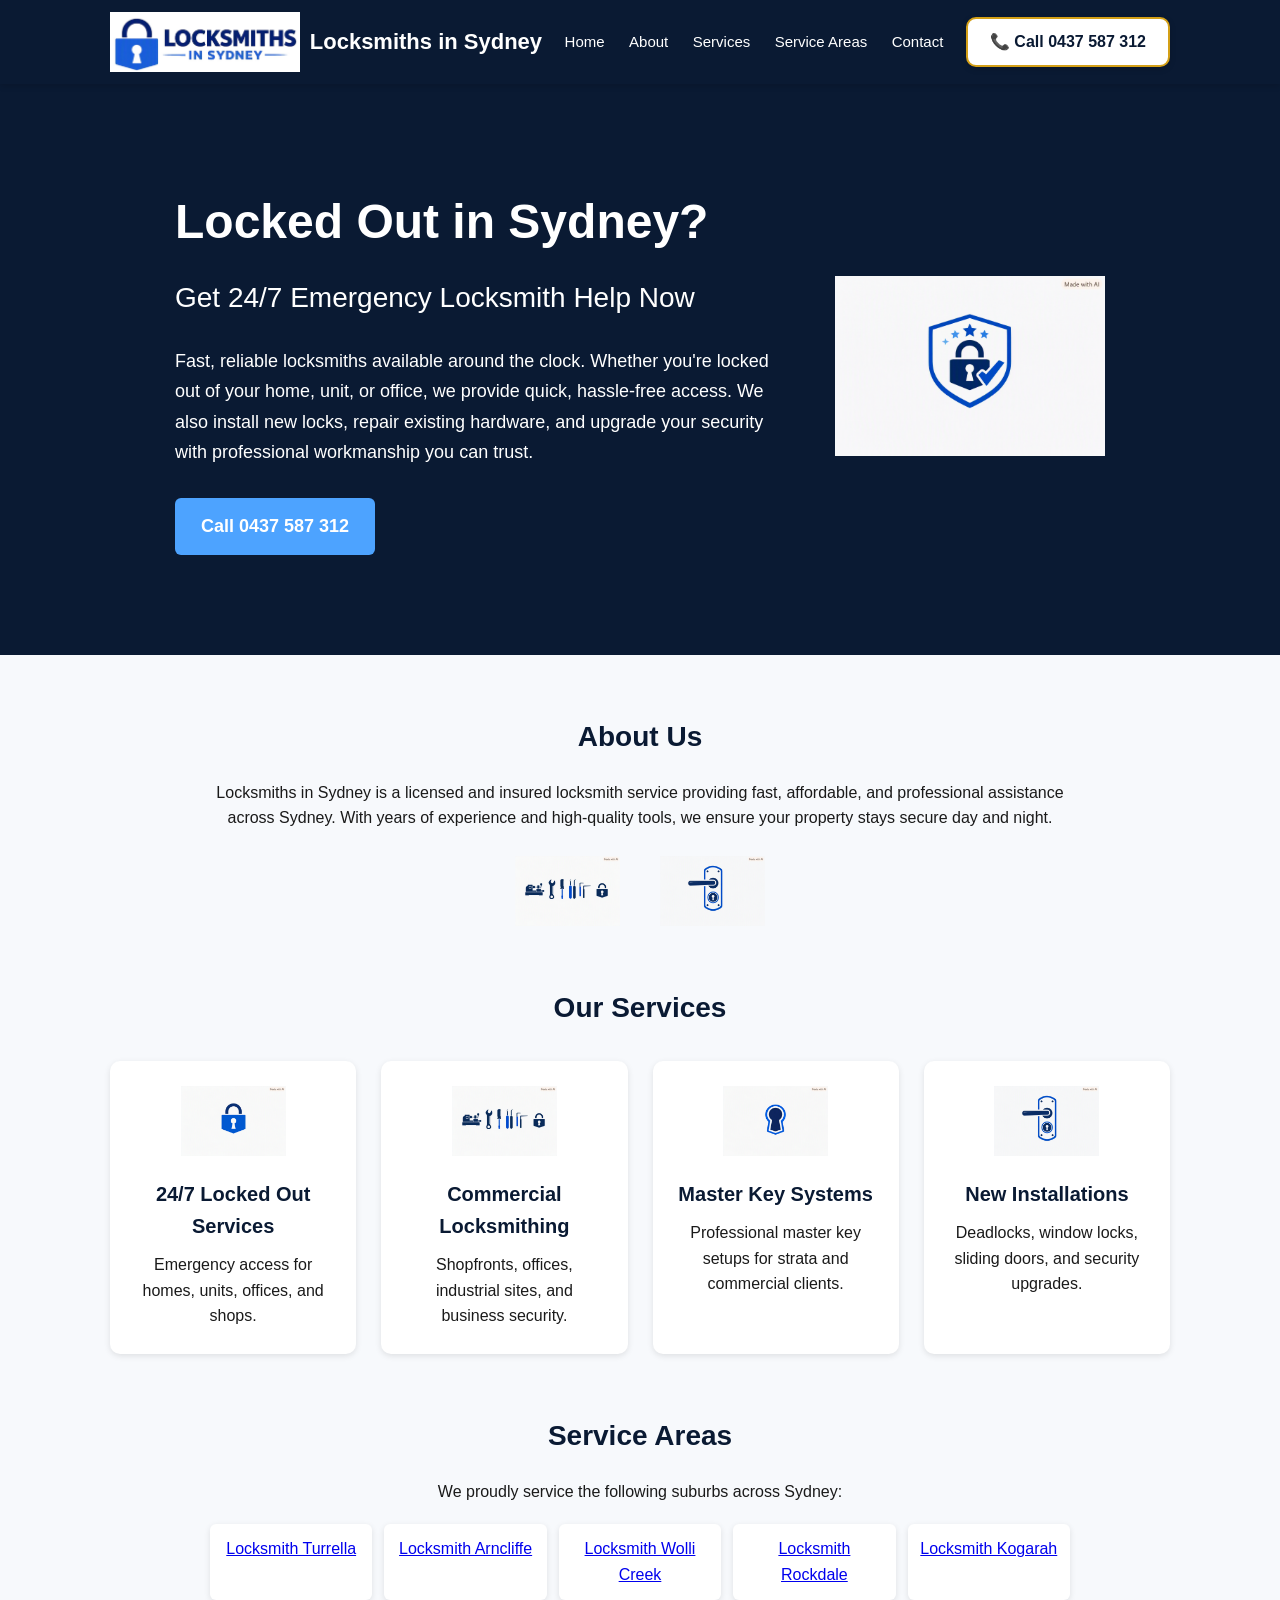
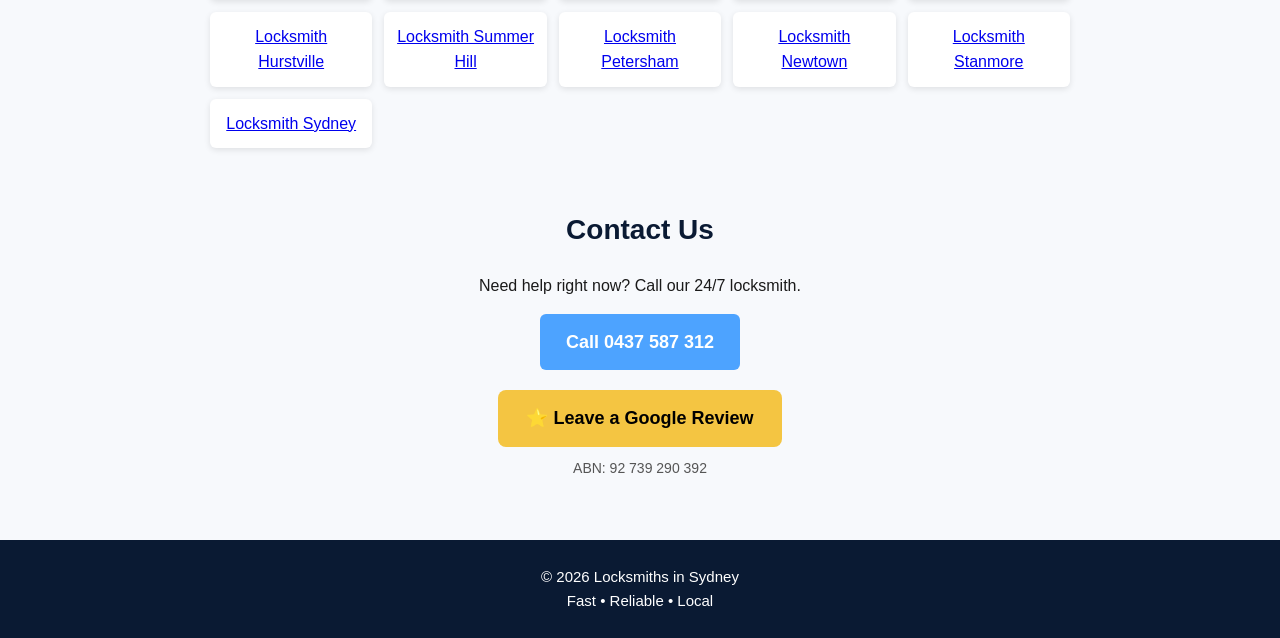
<file: index.html>
<!DOCTYPE html>
<html lang="en">
<head>
  <meta charset="UTF-8">
  <meta name="viewport" content="width=device-width, initial-scale=1.0">
  <title>Locksmiths in Sydney | 24/7 Emergency Locksmith</title>
  <link rel="stylesheet" href="assets/css/style.css">
</head>

<body>

<!-- HEADER (Sticky) -->
<header class="header">
  <div class="header-inner">
    <div class="logo">
      <img src="assets/icons/logo2.jpg" alt="Locksmiths in Sydney Logo">
      <span>Locksmiths in Sydney</span>
    </div>

    <nav class="nav">
      <a href="#hero">Home</a>
      <a href="#about">About</a>
      <a href="#services">Services</a>
      <a href="service-areas.html">Service Areas</a>
      <a href="#contact">Contact</a>
    </nav>

    <!-- ⭐ CALL NOW BUTTON (Top Right) -->
   <a href="tel:0437587312" class="call-now-btn">
  📞 Call 0437 587 312
</a>

  </div>
</header>


<!-- HERO -->
<section id="hero" class="hero">
  <div class="hero-content">
    <h1>Locked Out in Sydney?</h1>
    <h2>Get 24/7 Emergency Locksmith Help Now</h2>

    <p>
      Fast, reliable locksmiths available around the clock. Whether you're locked out of your home, unit, or office, we provide quick, hassle‑free access. We also install new locks, repair existing hardware, and upgrade your security with professional workmanship you can trust.
    </p>

    <a href="tel:0437587312" class="cta-button">Call 0437 587 312</a>
  </div>

  <div class="hero-icon">
    <img src="assets/icons/security-badge.png" alt="Security Badge">
  </div>
</section>


<!-- ABOUT -->
<section id="about" class="about">
  <h3>About Us</h3>
  <p>
    Locksmiths in Sydney is a licensed and insured locksmith service providing fast, affordable, and professional assistance across Sydney. With years of experience and high‑quality tools, we ensure your property stays secure day and night.
  </p>

  <div class="about-icons">
    <img src="assets/icons/tool-silhouettes.png" alt="Tools">
    <img src="assets/icons/door-hardware.png" alt="Door Hardware">
  </div>
</section>


<!-- SERVICES -->
<section id="services" class="services">
  <h3>Our Services</h3>

  <div class="service-grid">

    <div class="service-card">
      <img src="assets/icons/lock-icon.png" alt="Lock Icon">
      <h4>24/7 Locked Out Services</h4>
      <p>Emergency access for homes, units, offices, and shops.</p>
    </div>

    <div class="service-card">
      <img src="assets/icons/tool-silhouettes.png" alt="Tools">
      <h4>Commercial Locksmithing</h4>
      <p>Shopfronts, offices, industrial sites, and business security.</p>
    </div>

    <div class="service-card">
      <img src="assets/icons/keyhole-icon.png" alt="Keyhole">
      <h4>Master Key Systems</h4>
      <p>Professional master key setups for strata and commercial clients.</p>
    </div>

    <div class="service-card">
      <img src="assets/icons/door-hardware.png" alt="Door Hardware">
      <h4>New Installations</h4>
      <p>Deadlocks, window locks, sliding doors, and security upgrades.</p>
    </div>

  </div>
</section>


<!-- SERVICE AREAS -->
<section id="areas" class="areas">
  <h3>Service Areas</h3>
  <p>We proudly service the following suburbs across Sydney:</p>

  <ul class="suburb-grid">
    <li><a href="service-areas/locksmith-turrella.html">Locksmith Turrella</a></li>
    <li><a href="service-areas/locksmith-arncliffe.html">Locksmith Arncliffe</a></li>
    <li><a href="service-areas/locksmith-wolli-creek.html">Locksmith Wolli Creek</a></li>
    <li><a href="service-areas/locksmith-rockdale.html">Locksmith Rockdale</a></li>
    <li><a href="service-areas/locksmith-kogarah.html">Locksmith Kogarah</a></li>
    <li><a href="service-areas/locksmith-hurstville.html">Locksmith Hurstville</a></li>
    <li><a href="service-areas/locksmith-summer-hill.html">Locksmith Summer Hill</a></li>
    <li><a href="service-areas/locksmith-petersham.html">Locksmith Petersham</a></li>
    <li><a href="service-areas/locksmith-newtown.html">Locksmith Newtown</a></li>
    <li><a href="service-areas/locksmith-stanmore.html">Locksmith Stanmore</a></li>
    <li><a href="service-areas/locksmith-sydney.html">Locksmith Sydney</a></li>
  </ul>
</section>


<!-- CONTACT -->
<section id="contact" class="contact">
  <h3>Contact Us</h3>
  <p>Need help right now? Call our 24/7 locksmith.</p>

  <a href="tel:0437587312" class="cta-button">Call 0437 587 312</a>

  <!-- ⭐ GOOGLE REVIEW BUTTON -->
  <div style="text-align:center; margin-top:20px;">
    <a href="https://share.google/mSTXWWI6L8o9qeXG3"
       style="background:#f4c542; color:#000; padding:14px 28px; border-radius:8px; display:inline-block; font-weight:700; font-size:18px; text-decoration:none;">
      ⭐ Leave a Google Review
    </a>
  </div>

  <p class="abn">ABN: 92 739 290 392</p>
</section>


<!-- FOOTER -->
<footer class="footer">
  <p>© 2026 Locksmiths in Sydney</p>
  <p>Fast • Reliable • Local</p>
</footer>

</body>
</html>
</file>
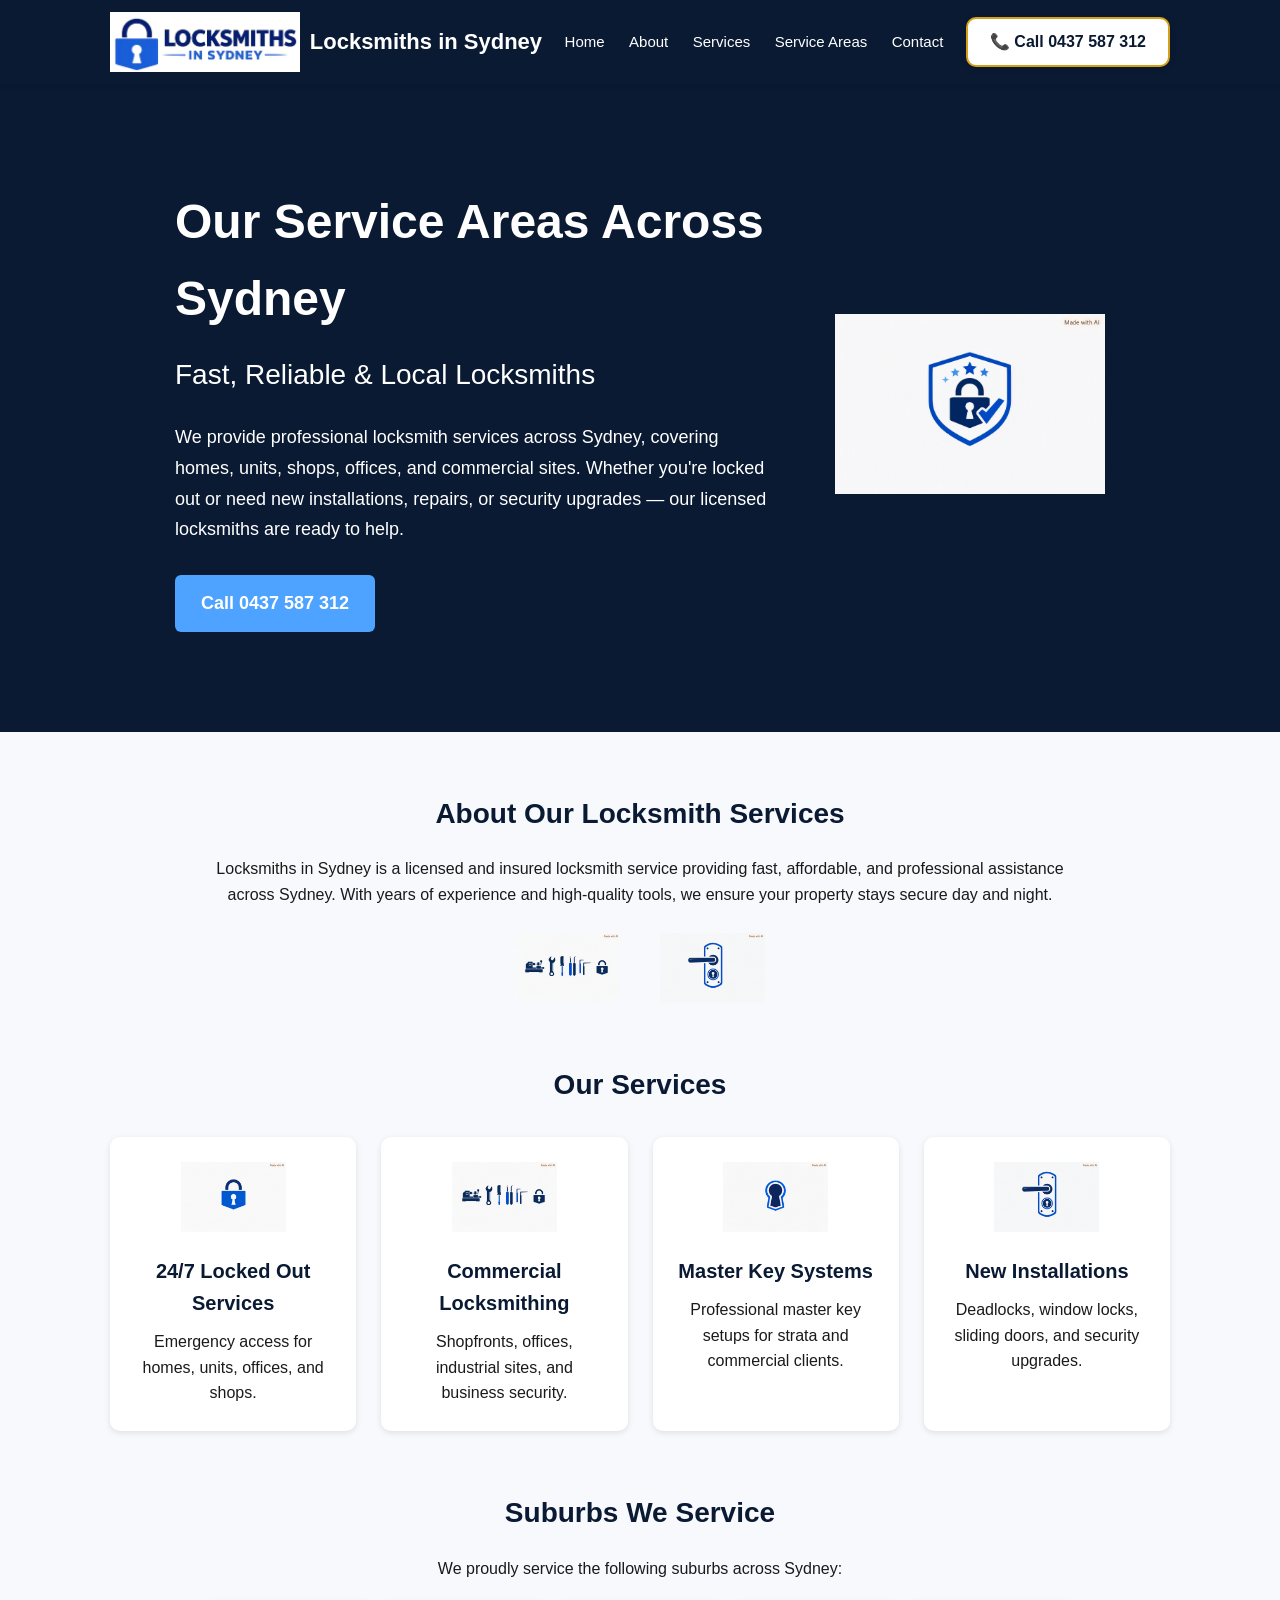
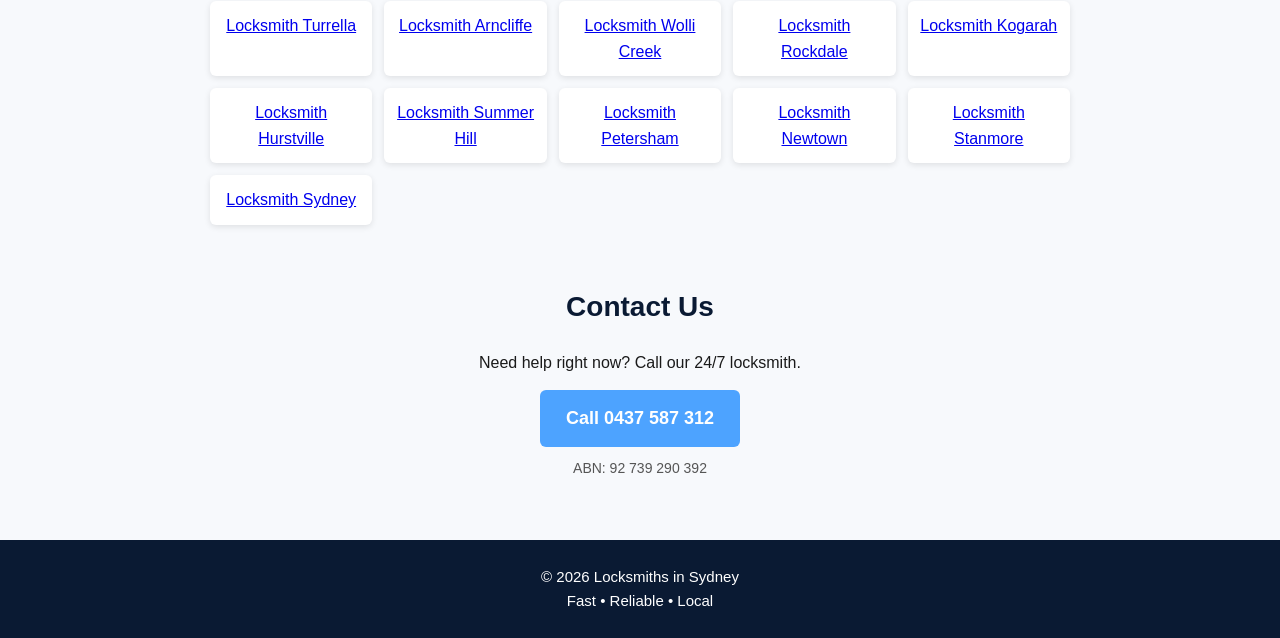
<file: service-areas.html>
<!DOCTYPE html>
<html lang="en">
<head>
    <meta charset="UTF-8">
    <meta name="viewport" content="width=device-width, initial-scale=1.0">
    <title>Service Areas | Locksmiths in Sydney</title>

    <link rel="stylesheet" href="assets/css/style.css">
</head>

<body>

<header class="header">
  <div class="header-inner">
    <div class="logo">
      <img src="assets/icons/logo2.jpg" alt="Locksmiths in Sydney Logo">
      <span>Locksmiths in Sydney</span>
    </div>

    <nav class="nav">
      <a href="index.html#hero">Home</a>
      <a href="index.html#about">About</a>
      <a href="index.html#services">Services</a>
      <a href="service-areas.html">Service Areas</a>
      <a href="index.html#contact">Contact</a>
    </nav>

    <a href="tel:0437587312" class="call-now-btn">📞 Call 0437 587 312</a>
  </div>
</header>


<!-- HERO -->
<section id="hero" class="hero">
  <div class="hero-content">
    <h1>Our Service Areas Across Sydney</h1>
    <h2>Fast, Reliable & Local Locksmiths</h2>

    <p>
      We provide professional locksmith services across Sydney, covering homes, units, shops, offices, and commercial sites. 
      Whether you're locked out or need new installations, repairs, or security upgrades — our licensed locksmiths are ready to help.
    </p>

    <a href="tel:0437587312" class="cta-button">Call 0437 587 312</a>
  </div>

  <div class="hero-icon">
    <img src="assets/icons/security-badge.png" alt="Security Badge">
  </div>
</section>


<!-- ABOUT -->
<section id="about" class="about">
  <h3>About Our Locksmith Services</h3>
  <p>
    Locksmiths in Sydney is a licensed and insured locksmith service providing fast, affordable, and professional assistance across Sydney. 
    With years of experience and high‑quality tools, we ensure your property stays secure day and night.
  </p>

  <div class="about-icons">
    <img src="assets/icons/tool-silhouettes.png" alt="Tools">
    <img src="assets/icons/door-hardware.png" alt="Door Hardware">
  </div>
</section>


<!-- SERVICES -->
<section id="services" class="services">
  <h3>Our Services</h3>

  <div class="service-grid">

    <div class="service-card">
      <img src="assets/icons/lock-icon.png" alt="Lock Icon">
      <h4>24/7 Locked Out Services</h4>
      <p>Emergency access for homes, units, offices, and shops.</p>
    </div>

    <div class="service-card">
      <img src="assets/icons/tool-silhouettes.png" alt="Tools">
      <h4>Commercial Locksmithing</h4>
      <p>Shopfronts, offices, industrial sites, and business security.</p>
    </div>

    <div class="service-card">
      <img src="assets/icons/keyhole-icon.png" alt="Keyhole">
      <h4>Master Key Systems</h4>
      <p>Professional master key setups for strata and commercial clients.</p>
    </div>

    <div class="service-card">
      <img src="assets/icons/door-hardware.png" alt="Door Hardware">
      <h4>New Installations</h4>
      <p>Deadlocks, window locks, sliding doors, and security upgrades.</p>
    </div>

  </div>
</section>


<!-- SERVICE AREAS -->
<section id="areas" class="areas">
  <h3>Suburbs We Service</h3>
  <p>We proudly service the following suburbs across Sydney:</p>

  <ul class="suburb-grid">
    <li><a href="service-areas/locksmith-turrella.html">Locksmith Turrella</a></li>
    <li><a href="service-areas/locksmith-arncliffe.html">Locksmith Arncliffe</a></li>
    <li><a href="service-areas/locksmith-wolli-creek.html">Locksmith Wolli Creek</a></li>
    <li><a href="service-areas/locksmith-rockdale.html">Locksmith Rockdale</a></li>
    <li><a href="service-areas/locksmith-kogarah.html">Locksmith Kogarah</a></li>
    <li><a href="service-areas/locksmith-hurstville.html">Locksmith Hurstville</a></li>
    <li><a href="service-areas/locksmith-summer-hill.html">Locksmith Summer Hill</a></li>
    <li><a href="service-areas/locksmith-petersham.html">Locksmith Petersham</a></li>
    <li><a href="service-areas/locksmith-newtown.html">Locksmith Newtown</a></li>
    <li><a href="service-areas/locksmith-stanmore.html">Locksmith Stanmore</a></li>
    <li><a href="service-areas/locksmith-sydney.html">Locksmith Sydney</a></li>
  </ul>
</section>


<!-- CONTACT -->
<section id="contact" class="contact">
  <h3>Contact Us</h3>
  <p>Need help right now? Call our 24/7 locksmith.</p>

  <a href="tel:0437587312" class="cta-button">Call 0437 587 312</a>

  <p class="abn">ABN: 92 739 290 392</p>
</section>


<!-- FOOTER -->
<footer class="footer">
  <p>© 2026 Locksmiths in Sydney</p>
  <p>Fast • Reliable • Local</p>
</footer>

</body>
</html>
</file>
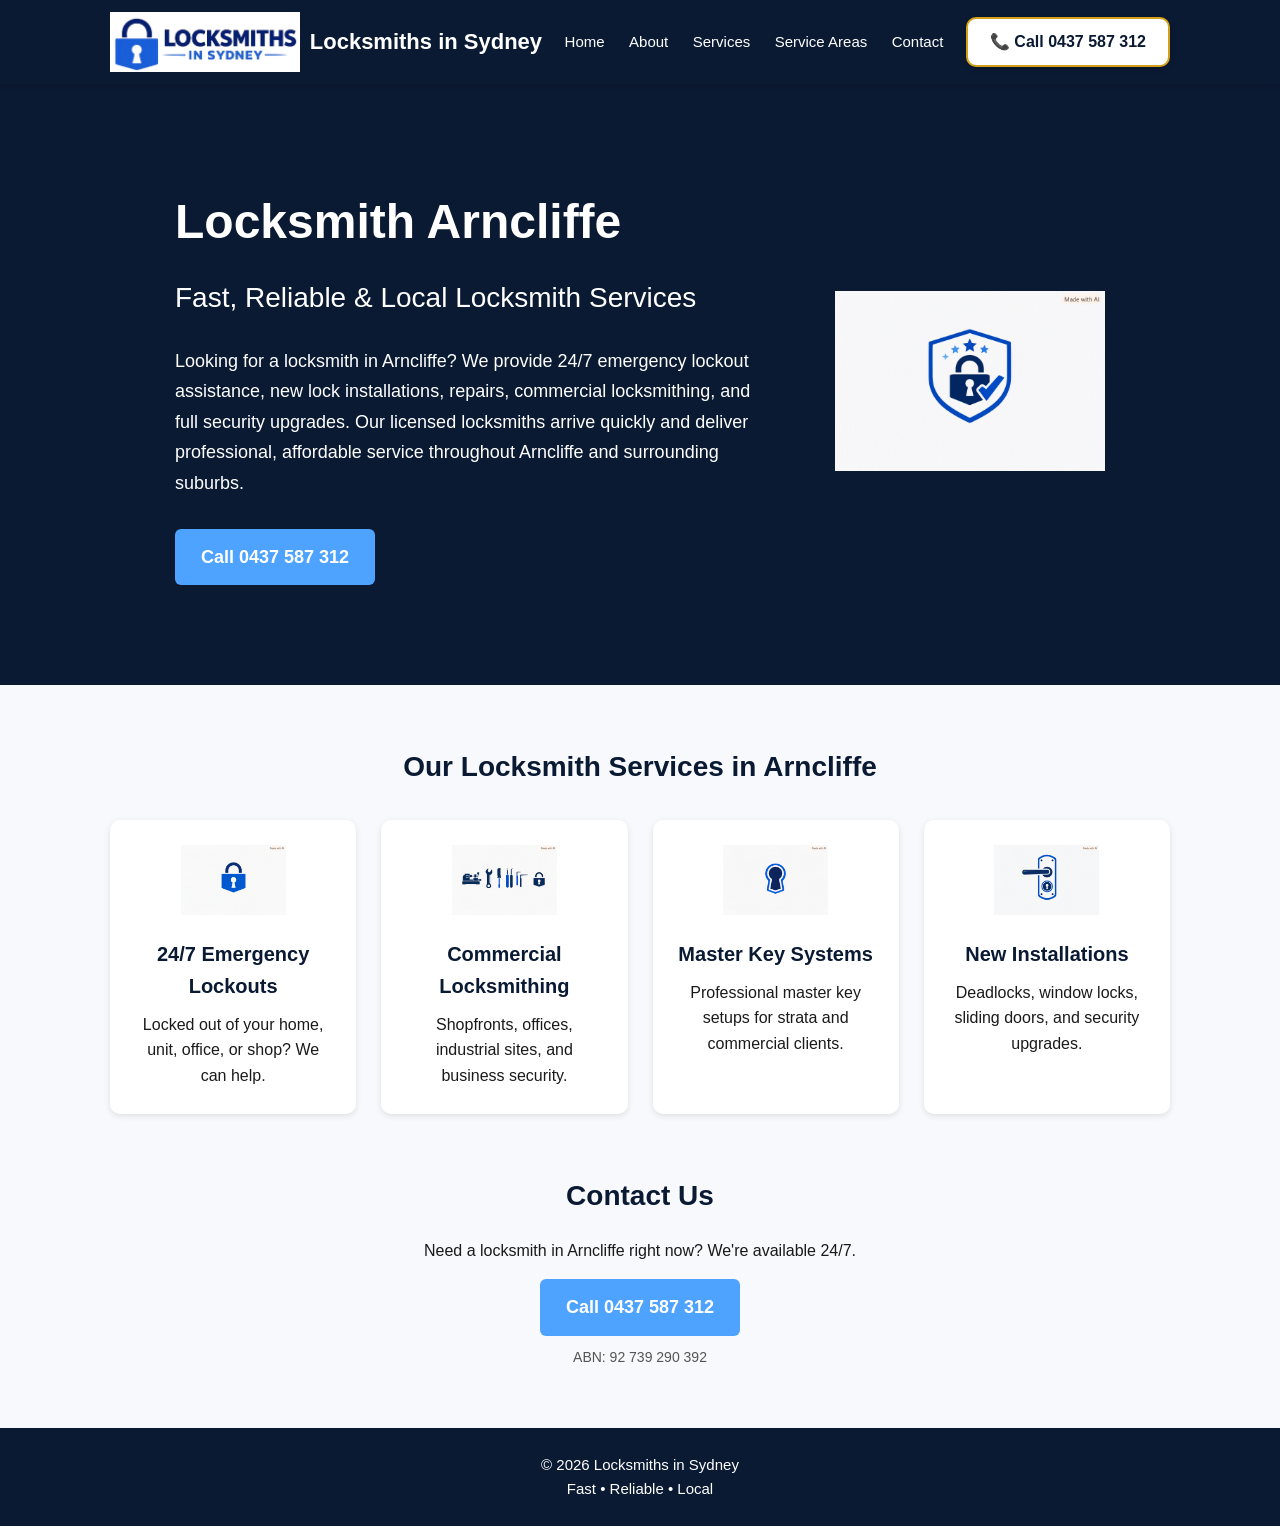
<file: service-areas/locksmith-arncliffe.html>
<!DOCTYPE html>
<html lang="en">
<head>
  <meta charset="UTF-8">
  <meta name="viewport" content="width=device-width, initial-scale=1.0">
  <title>Locksmith Arncliffe | 24/7 Emergency Locksmith</title>
  <link rel="stylesheet" href="../assets/css/style.css">
</head>

<body>

<!-- HEADER -->
<header class="header">
  <div class="header-inner">
    <div class="logo">
      <img src="../assets/icons/logo2.jpg" alt="Locksmiths in Sydney Logo">
      <span>Locksmiths in Sydney</span>
    </div>

<nav class="nav">
  <a href="../index.html#hero">Home</a>
  <a href="../index.html#about">About</a>
  <a href="../index.html#services">Services</a>
  <a href="../service-areas.html">Service Areas</a>
  <a href="../index.html#contact">Contact</a>
</nav>


    <a href="tel:0437587312" class="call-now-btn">📞 Call 0437 587 312</a>
  </div>
</header>



<!-- SUBURB INTRO -->
<section class="hero">
  <div class="hero-content">
    <h1>Locksmith Arncliffe</h1>
    <h2>Fast, Reliable & Local Locksmith Services</h2>

    <p>
      Looking for a locksmith in Arncliffe? We provide 24/7 emergency lockout assistance, new lock installations, 
      repairs, commercial locksmithing, and full security upgrades. Our licensed locksmiths arrive quickly and deliver 
      professional, affordable service throughout Arncliffe and surrounding suburbs.
    </p>

    <a href="tel:0437587312" class="cta-button">Call 0437 587 312</a>
  </div>

  <div class="hero-icon">
    <img src="../assets/icons/security-badge.png" alt="Security Badge">
  </div>
</section>


<!-- SERVICES -->
<section class="services">
  <h3>Our Locksmith Services in Arncliffe</h3>

  <div class="service-grid">

    <div class="service-card">
      <img src="../assets/icons/lock-icon.png" alt="Lock Icon">
      <h4>24/7 Emergency Lockouts</h4>
      <p>Locked out of your home, unit, office, or shop? We can help.</p>
    </div>

    <div class="service-card">
      <img src="../assets/icons/tool-silhouettes.png" alt="Tools">
      <h4>Commercial Locksmithing</h4>
      <p>Shopfronts, offices, industrial sites, and business security.</p>
    </div>

    <div class="service-card">
      <img src="../assets/icons/keyhole-icon.png" alt="Keyhole">
      <h4>Master Key Systems</h4>
      <p>Professional master key setups for strata and commercial clients.</p>
    </div>

    <div class="service-card">
      <img src="../assets/icons/door-hardware.png" alt="Door Hardware">
      <h4>New Installations</h4>
      <p>Deadlocks, window locks, sliding doors, and security upgrades.</p>
    </div>

  </div>
</section>


<!-- CONTACT -->
<section class="contact">
  <h3>Contact Us</h3>
  <p>Need a locksmith in Arncliffe right now? We're available 24/7.</p>

  <a href="tel:0437587312" class="cta-button">Call 0437 587 312</a>

  <p class="abn">ABN: 92 739 290 392</p>
</section>


<!-- FOOTER -->
<footer class="footer">
  <p>© 2026 Locksmiths in Sydney</p>
  <p>Fast • Reliable • Local</p>
</footer>

</body>
</html>
</file>
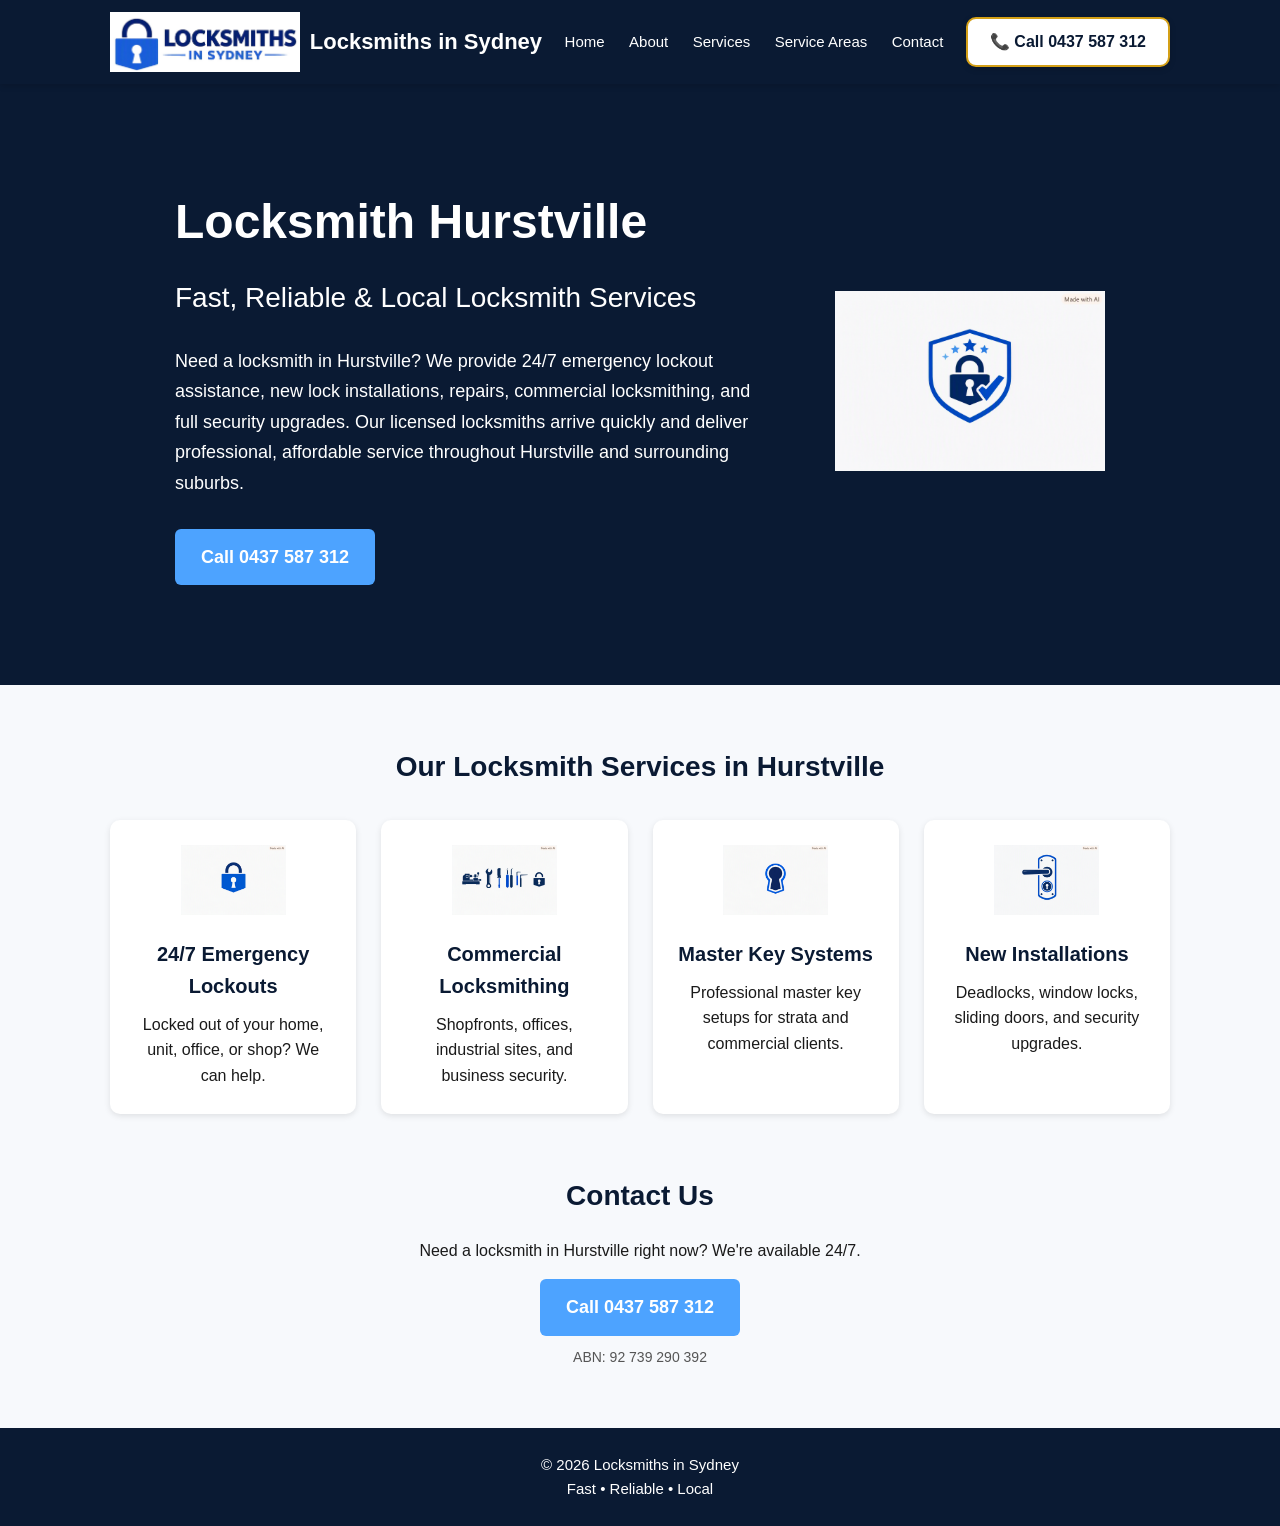
<file: service-areas/locksmith-hurstville.html>
<!DOCTYPE html>
<html lang="en">
<head>
  <meta charset="UTF-8">
  <meta name="viewport" content="width=device-width, initial-scale=1.0">
  <title>Locksmith Hurstville | 24/7 Emergency Locksmith</title>
  <link rel="stylesheet" href="../assets/css/style.css">
</head>

<body>

<!-- HEADER -->
<header class="header">
  <div class="header-inner">
    <div class="logo">
      <img src="../assets/icons/logo2.jpg" alt="Locksmiths in Sydney Logo">
      <span>Locksmiths in Sydney</span>
    </div>

    <nav class="nav">
  <a href="../index.html#hero">Home</a>
  <a href="../index.html#about">About</a>
  <a href="../index.html#services">Services</a>
  <a href="../service-areas.html">Service Areas</a>
  <a href="../index.html#contact">Contact</a>
</nav>

    <a href="tel:0437587312" class="call-now-btn">📞 Call 0437 587 312</a>
  </div>
</header>


<!-- SUBURB INTRO -->
<section class="hero">
  <div class="hero-content">
    <h1>Locksmith Hurstville</h1>
    <h2>Fast, Reliable & Local Locksmith Services</h2>

    <p>
      Need a locksmith in Hurstville? We provide 24/7 emergency lockout assistance, new lock installations, 
      repairs, commercial locksmithing, and full security upgrades. Our licensed locksmiths arrive quickly and deliver 
      professional, affordable service throughout Hurstville and surrounding suburbs.
    </p>

    <a href="tel:0437587312" class="cta-button">Call 0437 587 312</a>
  </div>

  <div class="hero-icon">
    <img src="../assets/icons/security-badge.png" alt="Security Badge">
  </div>
</section>


<!-- SERVICES -->
<section class="services">
  <h3>Our Locksmith Services in Hurstville</h3>

  <div class="service-grid">

    <div class="service-card">
      <img src="../assets/icons/lock-icon.png" alt="Lock Icon">
      <h4>24/7 Emergency Lockouts</h4>
      <p>Locked out of your home, unit, office, or shop? We can help.</p>
    </div>

    <div class="service-card">
      <img src="../assets/icons/tool-silhouettes.png" alt="Tools">
      <h4>Commercial Locksmithing</h4>
      <p>Shopfronts, offices, industrial sites, and business security.</p>
    </div>

    <div class="service-card">
      <img src="../assets/icons/keyhole-icon.png" alt="Keyhole">
      <h4>Master Key Systems</h4>
      <p>Professional master key setups for strata and commercial clients.</p>
    </div>

    <div class="service-card">
      <img src="../assets/icons/door-hardware.png" alt="Door Hardware">
      <h4>New Installations</h4>
      <p>Deadlocks, window locks, sliding doors, and security upgrades.</p>
    </div>

  </div>
</section>


<!-- CONTACT -->
<section class="contact">
  <h3>Contact Us</h3>
  <p>Need a locksmith in Hurstville right now? We're available 24/7.</p>

  <a href="tel:0437587312" class="cta-button">Call 0437 587 312</a>

  <p class="abn">ABN: 92 739 290 392</p>
</section>


<!-- FOOTER -->
<footer class="footer">
  <p>© 2026 Locksmiths in Sydney</p>
  <p>Fast • Reliable • Local</p>
</footer>

</body>
</html>
</file>
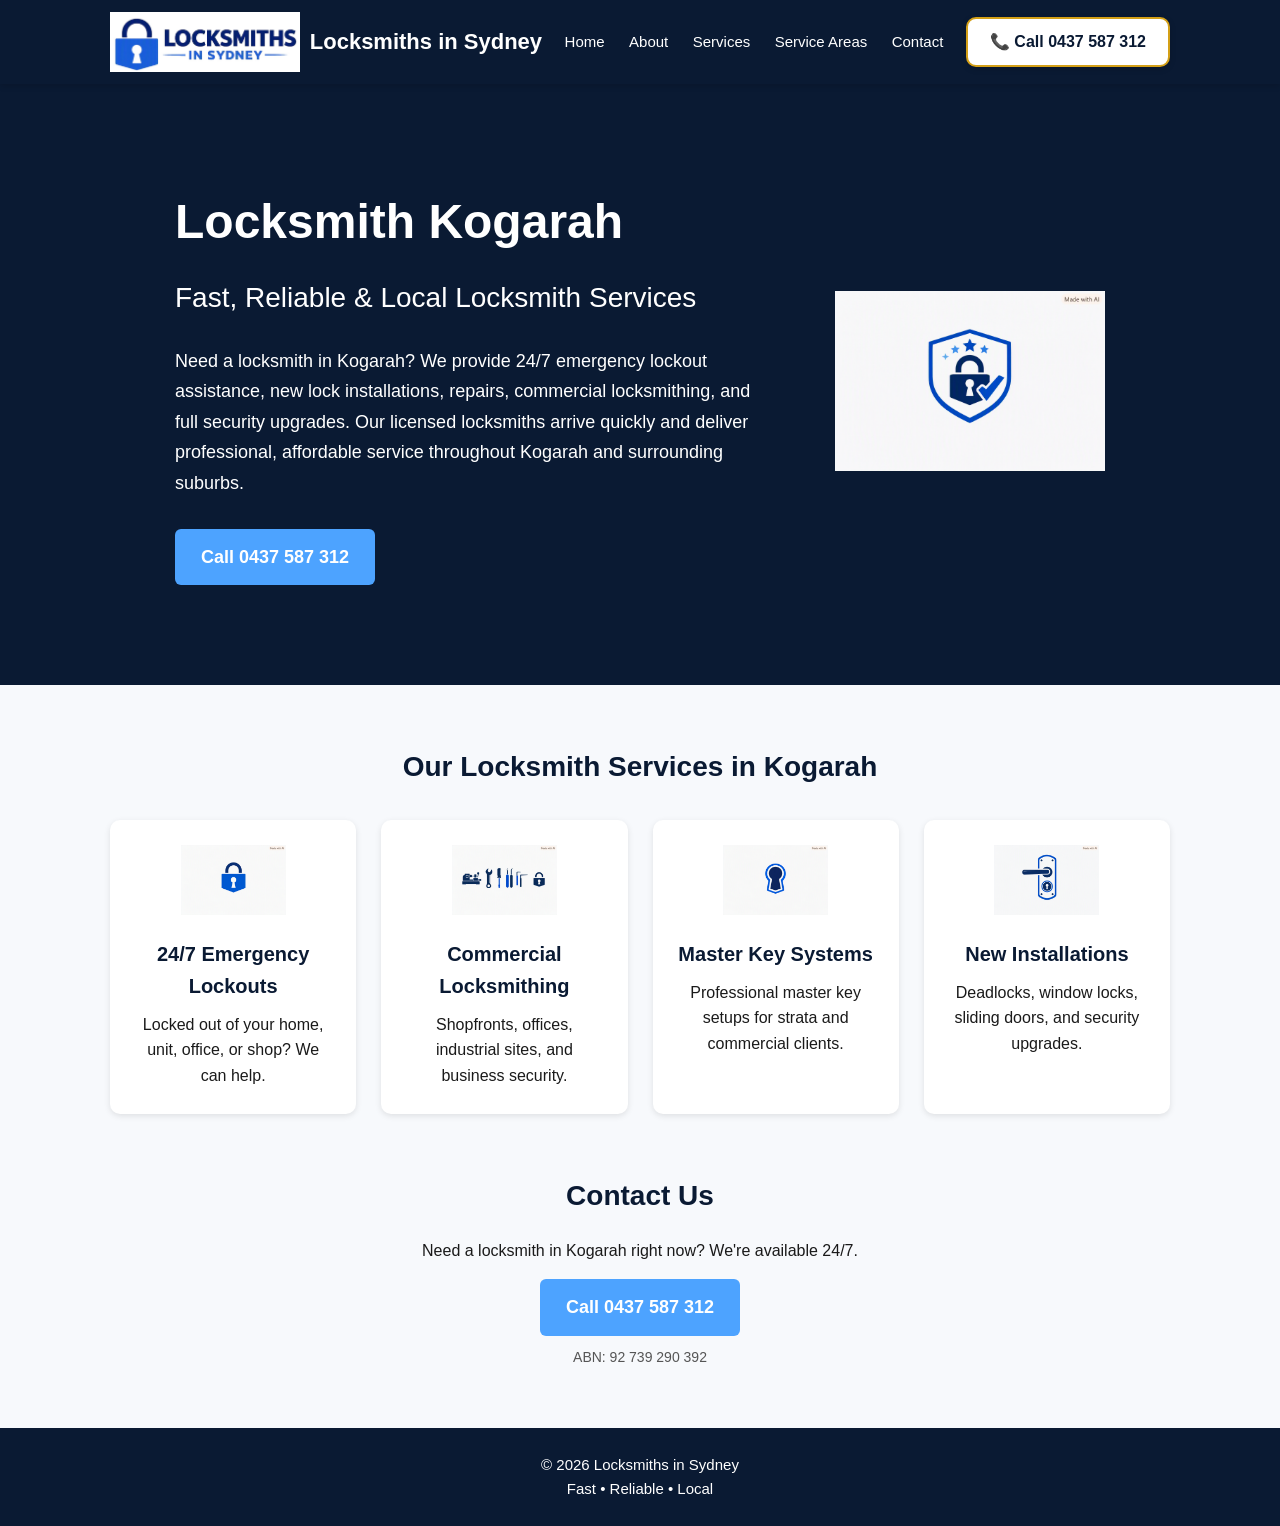
<file: service-areas/locksmith-kogarah.html>
<!DOCTYPE html>
<html lang="en">
<head>
  <meta charset="UTF-8">
  <meta name="viewport" content="width=device-width, initial-scale=1.0">
  <title>Locksmith Kogarah | 24/7 Emergency Locksmith</title>
  <link rel="stylesheet" href="../assets/css/style.css">
</head>

<body>

<!-- HEADER -->
<header class="header">
  <div class="header-inner">
    <div class="logo">
      <img src="../assets/icons/logo2.jpg" alt="Locksmiths in Sydney Logo">
      <span>Locksmiths in Sydney</span>
    </div>

    <nav class="nav">
  <a href="../index.html#hero">Home</a>
  <a href="../index.html#about">About</a>
  <a href="../index.html#services">Services</a>
  <a href="../service-areas.html">Service Areas</a>
  <a href="../index.html#contact">Contact</a>
</nav>


    <a href="tel:0437587312" class="call-now-btn">📞 Call 0437 587 312</a>
  </div>
</header>



<!-- SUBURB INTRO -->
<section class="hero">
  <div class="hero-content">
    <h1>Locksmith Kogarah</h1>
    <h2>Fast, Reliable & Local Locksmith Services</h2>

    <p>
      Need a locksmith in Kogarah? We provide 24/7 emergency lockout assistance, new lock installations, 
      repairs, commercial locksmithing, and full security upgrades. Our licensed locksmiths arrive quickly and deliver 
      professional, affordable service throughout Kogarah and surrounding suburbs.
    </p>

    <a href="tel:0437587312" class="cta-button">Call 0437 587 312</a>
  </div>

  <div class="hero-icon">
    <img src="../assets/icons/security-badge.png" alt="Security Badge">
  </div>
</section>


<!-- SERVICES -->
<section class="services">
  <h3>Our Locksmith Services in Kogarah</h3>

  <div class="service-grid">

    <div class="service-card">
      <img src="../assets/icons/lock-icon.png" alt="Lock Icon">
      <h4>24/7 Emergency Lockouts</h4>
      <p>Locked out of your home, unit, office, or shop? We can help.</p>
    </div>

    <div class="service-card">
      <img src="../assets/icons/tool-silhouettes.png" alt="Tools">
      <h4>Commercial Locksmithing</h4>
      <p>Shopfronts, offices, industrial sites, and business security.</p>
    </div>

    <div class="service-card">
      <img src="../assets/icons/keyhole-icon.png" alt="Keyhole">
      <h4>Master Key Systems</h4>
      <p>Professional master key setups for strata and commercial clients.</p>
    </div>

    <div class="service-card">
      <img src="../assets/icons/door-hardware.png" alt="Door Hardware">
      <h4>New Installations</h4>
      <p>Deadlocks, window locks, sliding doors, and security upgrades.</p>
    </div>

  </div>
</section>


<!-- CONTACT -->
<section class="contact">
  <h3>Contact Us</h3>
  <p>Need a locksmith in Kogarah right now? We're available 24/7.</p>

  <a href="tel:0437587312" class="cta-button">Call 0437 587 312</a>

  <p class="abn">ABN: 92 739 290 392</p>
</section>


<!-- FOOTER -->
<footer class="footer">
  <p>© 2026 Locksmiths in Sydney</p>
  <p>Fast • Reliable • Local</p>
</footer>

</body>
</html>
</file>
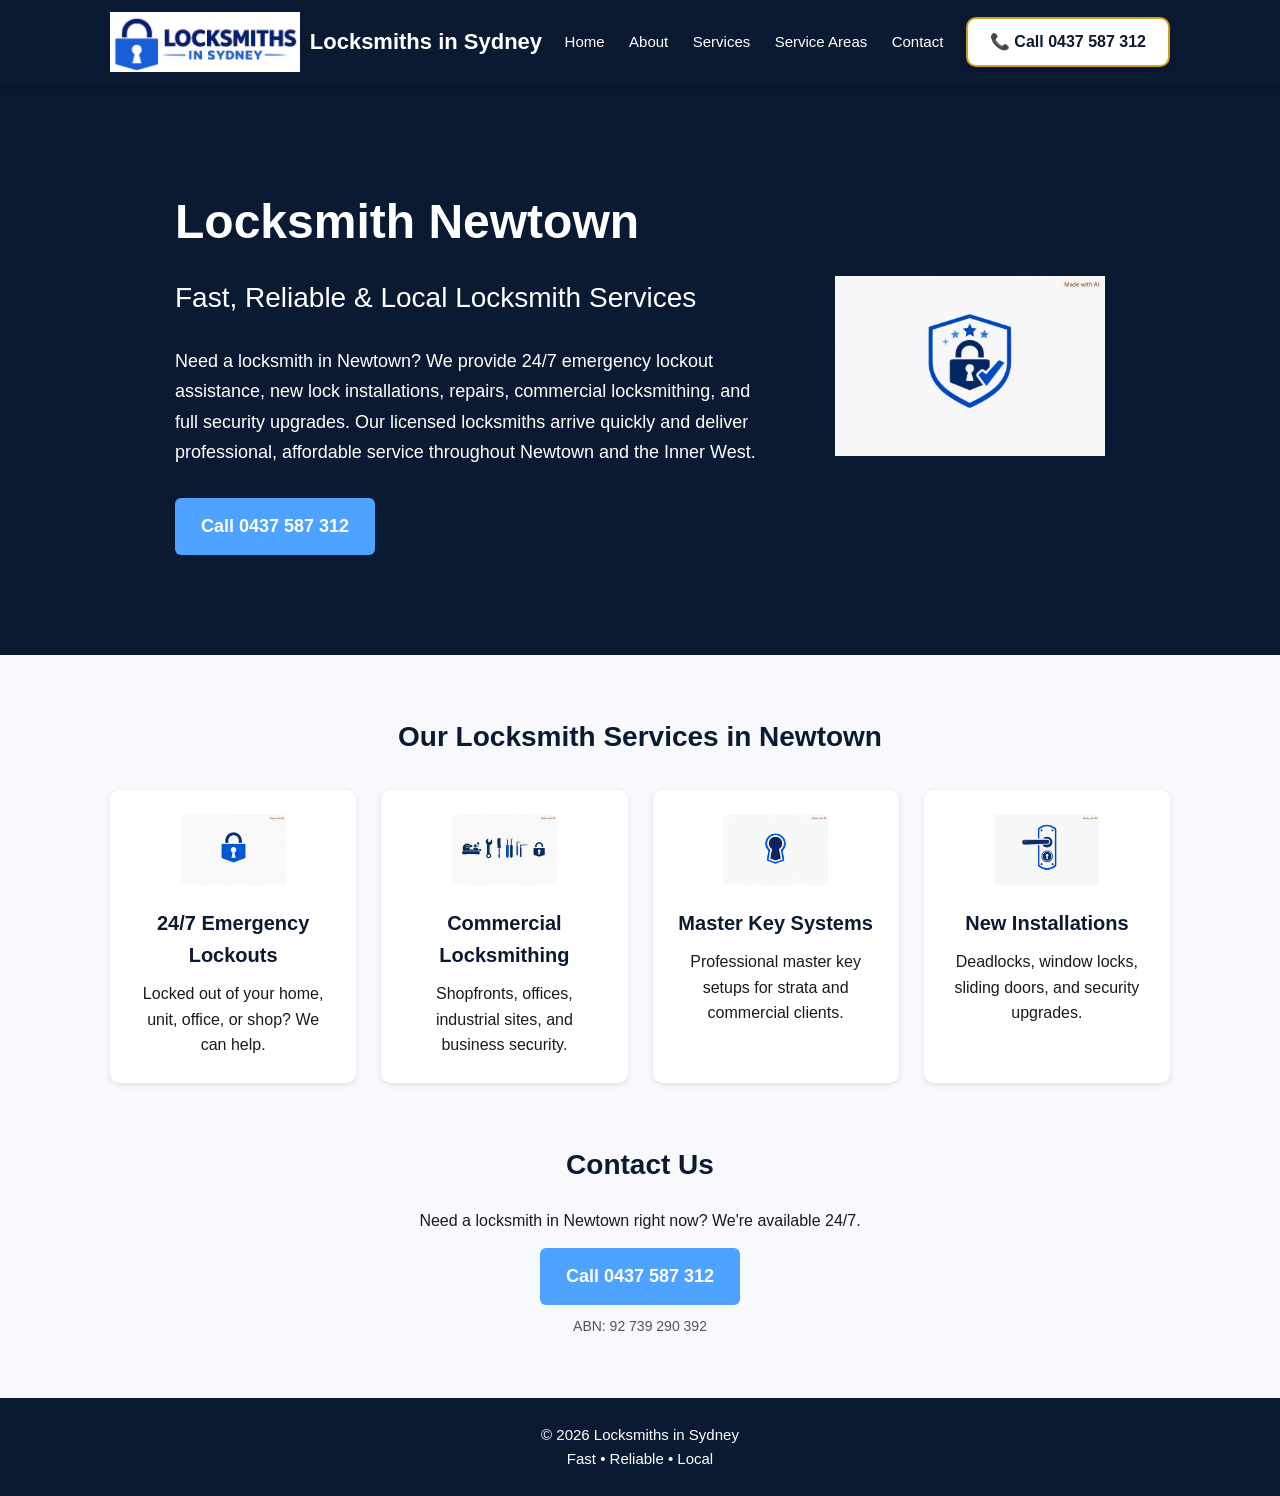
<file: service-areas/locksmith-newtown.html>
<!DOCTYPE html>
<html lang="en">
<head>
  <meta charset="UTF-8">
  <meta name="viewport" content="width=device-width, initial-scale=1.0">
  <title>Locksmith Newtown | 24/7 Emergency Locksmith</title>
  <link rel="stylesheet" href="../assets/css/style.css">
</head>

<body>

<!-- HEADER -->
<header class="header">
  <div class="header-inner">
    <div class="logo">
      <img src="../assets/icons/logo2.jpg" alt="Locksmiths in Sydney Logo">
      <span>Locksmiths in Sydney</span>
    </div>

    <nav class="nav">
  <a href="../index.html#hero">Home</a>
  <a href="../index.html#about">About</a>
  <a href="../index.html#services">Services</a>
  <a href="../service-areas.html">Service Areas</a>
  <a href="../index.html#contact">Contact</a>
</nav>


    <a href="tel:0437587312" class="call-now-btn">📞 Call 0437 587 312</a>
  </div>
</header>



<!-- SUBURB INTRO -->
<section class="hero">
  <div class="hero-content">
    <h1>Locksmith Newtown</h1>
    <h2>Fast, Reliable & Local Locksmith Services</h2>

    <p>
      Need a locksmith in Newtown? We provide 24/7 emergency lockout assistance, new lock installations,
      repairs, commercial locksmithing, and full security upgrades. Our licensed locksmiths arrive quickly and deliver
      professional, affordable service throughout Newtown and the Inner West.
    </p>

    <a href="tel:0437587312" class="cta-button">Call 0437 587 312</a>
  </div>

  <div class="hero-icon">
    <img src="../assets/icons/security-badge.png" alt="Security Badge">
  </div>
</section>


<!-- SERVICES -->
<section class="services">
  <h3>Our Locksmith Services in Newtown</h3>

  <div class="service-grid">

    <div class="service-card">
      <img src="../assets/icons/lock-icon.png" alt="Lock Icon">
      <h4>24/7 Emergency Lockouts</h4>
      <p>Locked out of your home, unit, office, or shop? We can help.</p>
    </div>

    <div class="service-card">
      <img src="../assets/icons/tool-silhouettes.png" alt="Tools">
      <h4>Commercial Locksmithing</h4>
      <p>Shopfronts, offices, industrial sites, and business security.</p>
    </div>

    <div class="service-card">
      <img src="../assets/icons/keyhole-icon.png" alt="Keyhole">
      <h4>Master Key Systems</h4>
      <p>Professional master key setups for strata and commercial clients.</p>
    </div>

    <div class="service-card">
      <img src="../assets/icons/door-hardware.png" alt="Door Hardware">
      <h4>New Installations</h4>
      <p>Deadlocks, window locks, sliding doors, and security upgrades.</p>
    </div>

  </div>
</section>


<!-- CONTACT -->
<section class="contact">
  <h3>Contact Us</h3>
  <p>Need a locksmith in Newtown right now? We're available 24/7.</p>

  <a href="tel:0437587312" class="cta-button">Call 0437 587 312</a>

  <p class="abn">ABN: 92 739 290 392</p>
</section>


<!-- FOOTER -->
<footer class="footer">
  <p>© 2026 Locksmiths in Sydney</p>
  <p>Fast • Reliable • Local</p>
</footer>

</body>
</html>
</file>
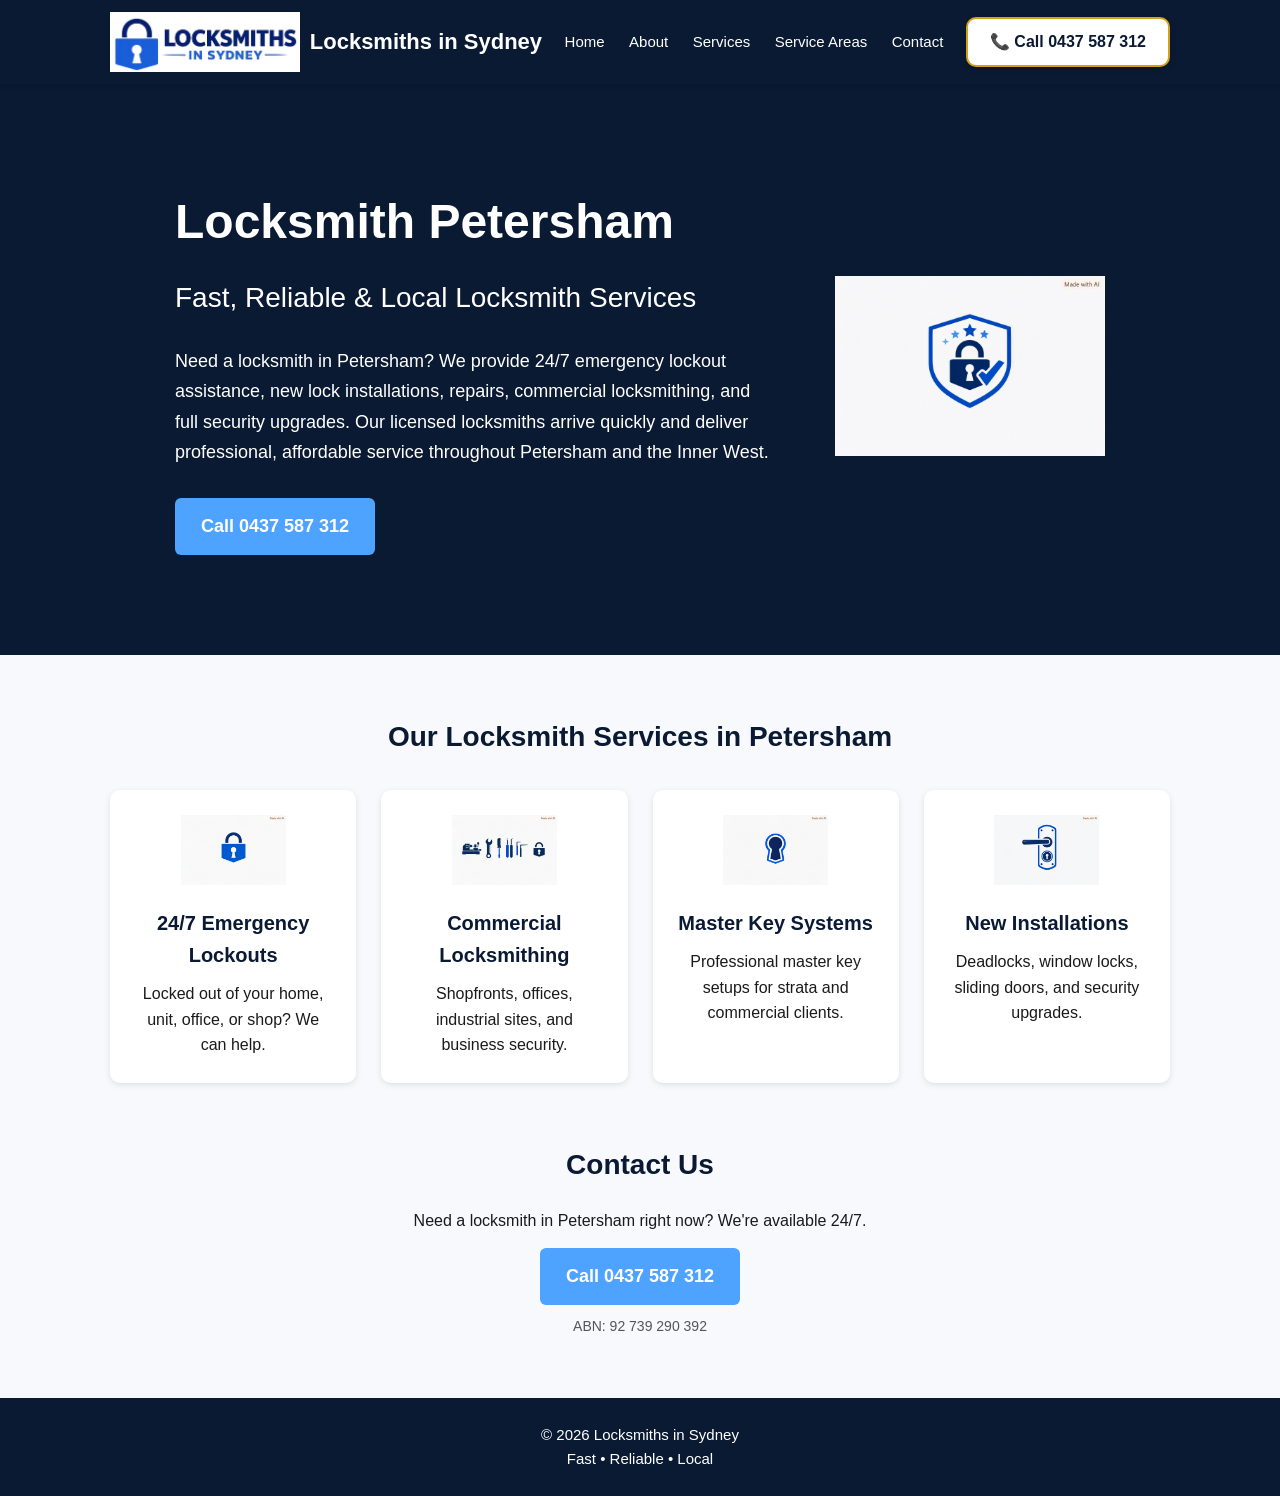
<file: service-areas/locksmith-petersham.html>
<!DOCTYPE html>
<html lang="en">
<head>
  <meta charset="UTF-8">
  <meta name="viewport" content="width=device-width, initial-scale=1.0">
  <title>Locksmith Petersham | 24/7 Emergency Locksmith</title>
  <link rel="stylesheet" href="../assets/css/style.css">
</head>

<body>

<!-- HEADER -->
<header class="header">
  <div class="header-inner">
    <div class="logo">
      <img src="../assets/icons/logo2.jpg" alt="Locksmiths in Sydney Logo">
      <span>Locksmiths in Sydney</span>
    </div>

    <nav class="nav">
  <a href="../index.html#hero">Home</a>
  <a href="../index.html#about">About</a>
  <a href="../index.html#services">Services</a>
  <a href="../service-areas.html">Service Areas</a>
  <a href="../index.html#contact">Contact</a>
</nav>


    <a href="tel:0437587312" class="call-now-btn">📞 Call 0437 587 312</a>
  </div>
</header>


<!-- SUBURB INTRO -->
<section class="hero">
  <div class="hero-content">
    <h1>Locksmith Petersham</h1>
    <h2>Fast, Reliable & Local Locksmith Services</h2>

    <p>
      Need a locksmith in Petersham? We provide 24/7 emergency lockout assistance, new lock installations,
      repairs, commercial locksmithing, and full security upgrades. Our licensed locksmiths arrive quickly and deliver
      professional, affordable service throughout Petersham and the Inner West.
    </p>

    <a href="tel:0437587312" class="cta-button">Call 0437 587 312</a>
  </div>

  <div class="hero-icon">
    <img src="../assets/icons/security-badge.png" alt="Security Badge">
  </div>
</section>


<!-- SERVICES -->
<section class="services">
  <h3>Our Locksmith Services in Petersham</h3>

  <div class="service-grid">

    <div class="service-card">
      <img src="../assets/icons/lock-icon.png" alt="Lock Icon">
      <h4>24/7 Emergency Lockouts</h4>
      <p>Locked out of your home, unit, office, or shop? We can help.</p>
    </div>

    <div class="service-card">
      <img src="../assets/icons/tool-silhouettes.png" alt="Tools">
      <h4>Commercial Locksmithing</h4>
      <p>Shopfronts, offices, industrial sites, and business security.</p>
    </div>

    <div class="service-card">
      <img src="../assets/icons/keyhole-icon.png" alt="Keyhole">
      <h4>Master Key Systems</h4>
      <p>Professional master key setups for strata and commercial clients.</p>
    </div>

    <div class="service-card">
      <img src="../assets/icons/door-hardware.png" alt="Door Hardware">
      <h4>New Installations</h4>
      <p>Deadlocks, window locks, sliding doors, and security upgrades.</p>
    </div>

  </div>
</section>


<!-- CONTACT -->
<section class="contact">
  <h3>Contact Us</h3>
  <p>Need a locksmith in Petersham right now? We're available 24/7.</p>

  <a href="tel:0437587312" class="cta-button">Call 0437 587 312</a>

  <p class="abn">ABN: 92 739 290 392</p>
</section>


<!-- FOOTER -->
<footer class="footer">
  <p>© 2026 Locksmiths in Sydney</p>
  <p>Fast • Reliable • Local</p>
</footer>

</body>
</html>
</file>
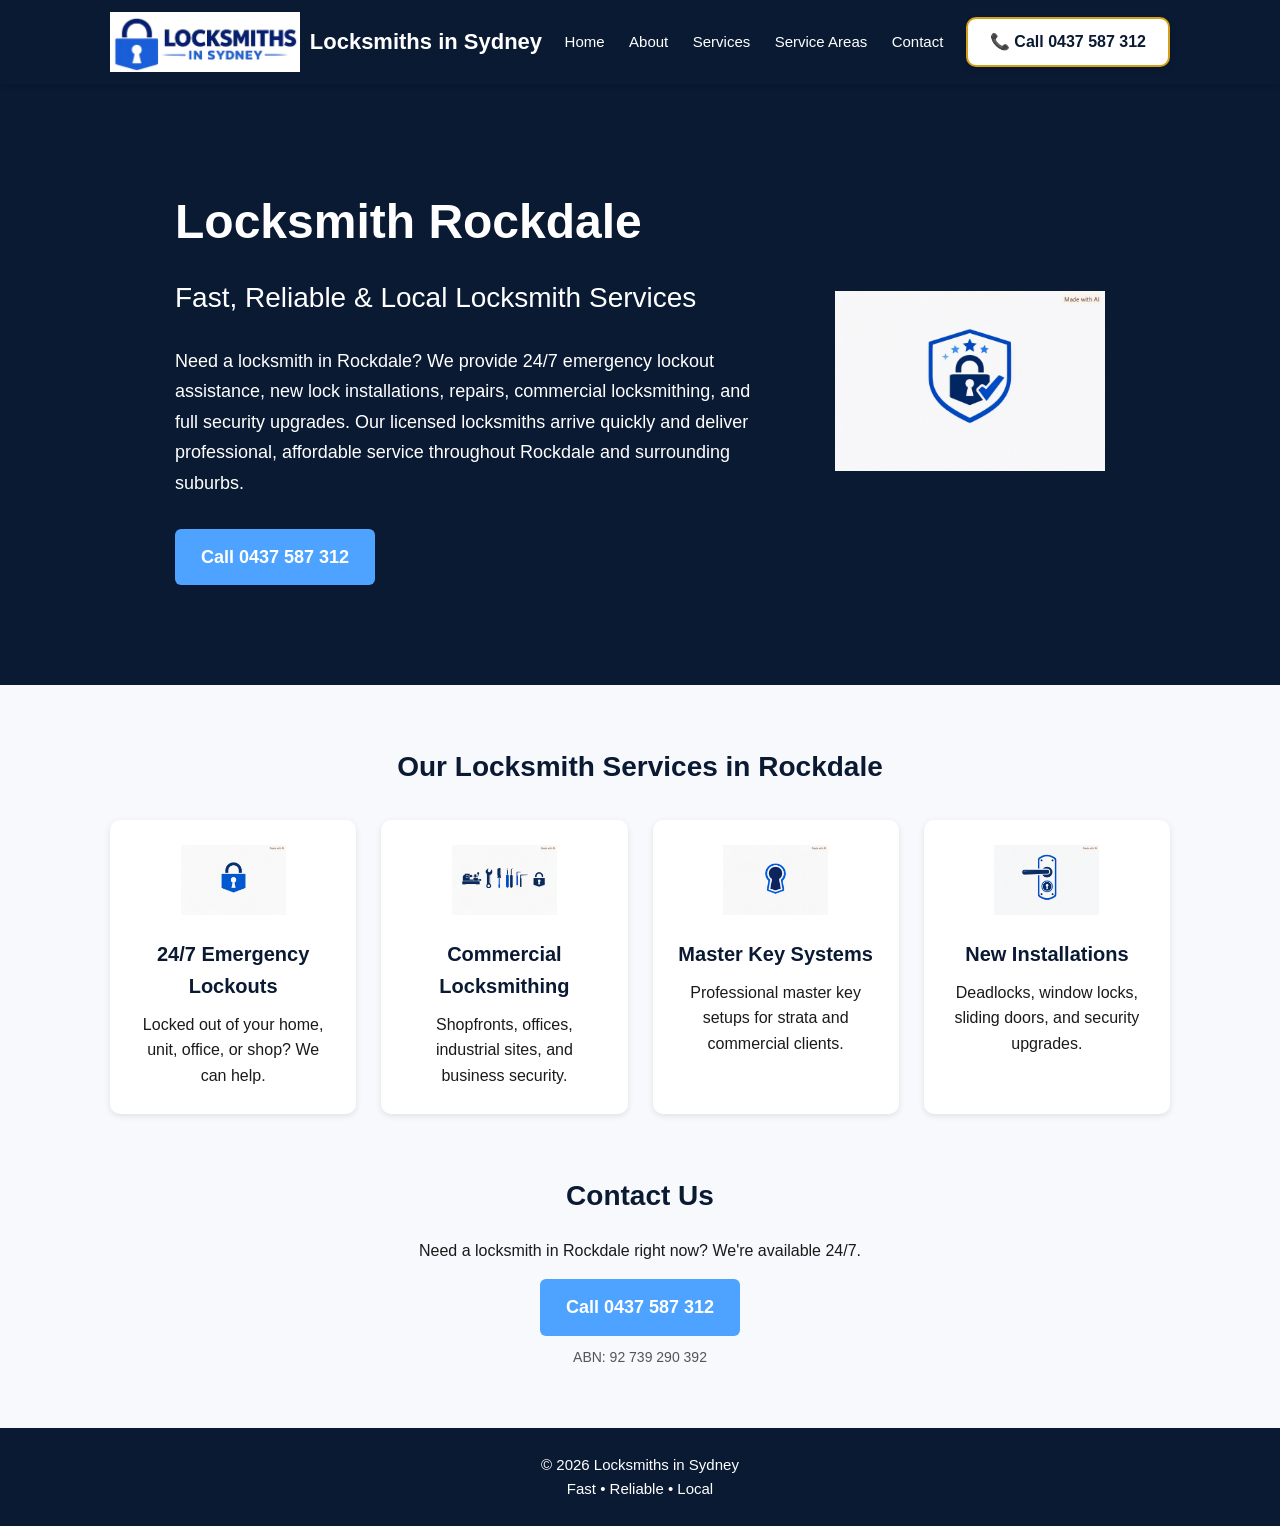
<file: service-areas/locksmith-rockdale.html>
<!DOCTYPE html>
<html lang="en">
<head>
  <meta charset="UTF-8">
  <meta name="viewport" content="width=device-width, initial-scale=1.0">
  <title>Locksmith Rockdale | 24/7 Emergency Locksmith</title>
  <link rel="stylesheet" href="../assets/css/style.css">
</head>

<body>

<!-- HEADER -->
<header class="header">
  <div class="header-inner">
    <div class="logo">
      <img src="../assets/icons/logo2.jpg" alt="Locksmiths in Sydney Logo">
      <span>Locksmiths in Sydney</span>
    </div>

<nav class="nav">
  <a href="../index.html#hero">Home</a>
  <a href="../index.html#about">About</a>
  <a href="../index.html#services">Services</a>
  <a href="../service-areas.html">Service Areas</a>
  <a href="../index.html#contact">Contact</a>
</nav>


    <a href="tel:0437587312" class="call-now-btn">📞 Call 0437 587 312</a>
  </div>
</header>


<!-- SUBURB INTRO -->
<section class="hero">
  <div class="hero-content">
    <h1>Locksmith Rockdale</h1>
    <h2>Fast, Reliable & Local Locksmith Services</h2>

    <p>
      Need a locksmith in Rockdale? We provide 24/7 emergency lockout assistance, new lock installations, 
      repairs, commercial locksmithing, and full security upgrades. Our licensed locksmiths arrive quickly and deliver 
      professional, affordable service throughout Rockdale and surrounding suburbs.
    </p>

    <a href="tel:0437587312" class="cta-button">Call 0437 587 312</a>
  </div>

  <div class="hero-icon">
    <img src="../assets/icons/security-badge.png" alt="Security Badge">
  </div>
</section>


<!-- SERVICES -->
<section class="services">
  <h3>Our Locksmith Services in Rockdale</h3>

  <div class="service-grid">

    <div class="service-card">
      <img src="../assets/icons/lock-icon.png" alt="Lock Icon">
      <h4>24/7 Emergency Lockouts</h4>
      <p>Locked out of your home, unit, office, or shop? We can help.</p>
    </div>

    <div class="service-card">
      <img src="../assets/icons/tool-silhouettes.png" alt="Tools">
      <h4>Commercial Locksmithing</h4>
      <p>Shopfronts, offices, industrial sites, and business security.</p>
    </div>

    <div class="service-card">
      <img src="../assets/icons/keyhole-icon.png" alt="Keyhole">
      <h4>Master Key Systems</h4>
      <p>Professional master key setups for strata and commercial clients.</p>
    </div>

    <div class="service-card">
      <img src="../assets/icons/door-hardware.png" alt="Door Hardware">
      <h4>New Installations</h4>
      <p>Deadlocks, window locks, sliding doors, and security upgrades.</p>
    </div>

  </div>
</section>


<!-- CONTACT -->
<section class="contact">
  <h3>Contact Us</h3>
  <p>Need a locksmith in Rockdale right now? We're available 24/7.</p>

  <a href="tel:0437587312" class="cta-button">Call 0437 587 312</a>

  <p class="abn">ABN: 92 739 290 392</p>
</section>


<!-- FOOTER -->
<footer class="footer">
  <p>© 2026 Locksmiths in Sydney</p>
  <p>Fast • Reliable • Local</p>
</footer>

</body>
</html>
</file>
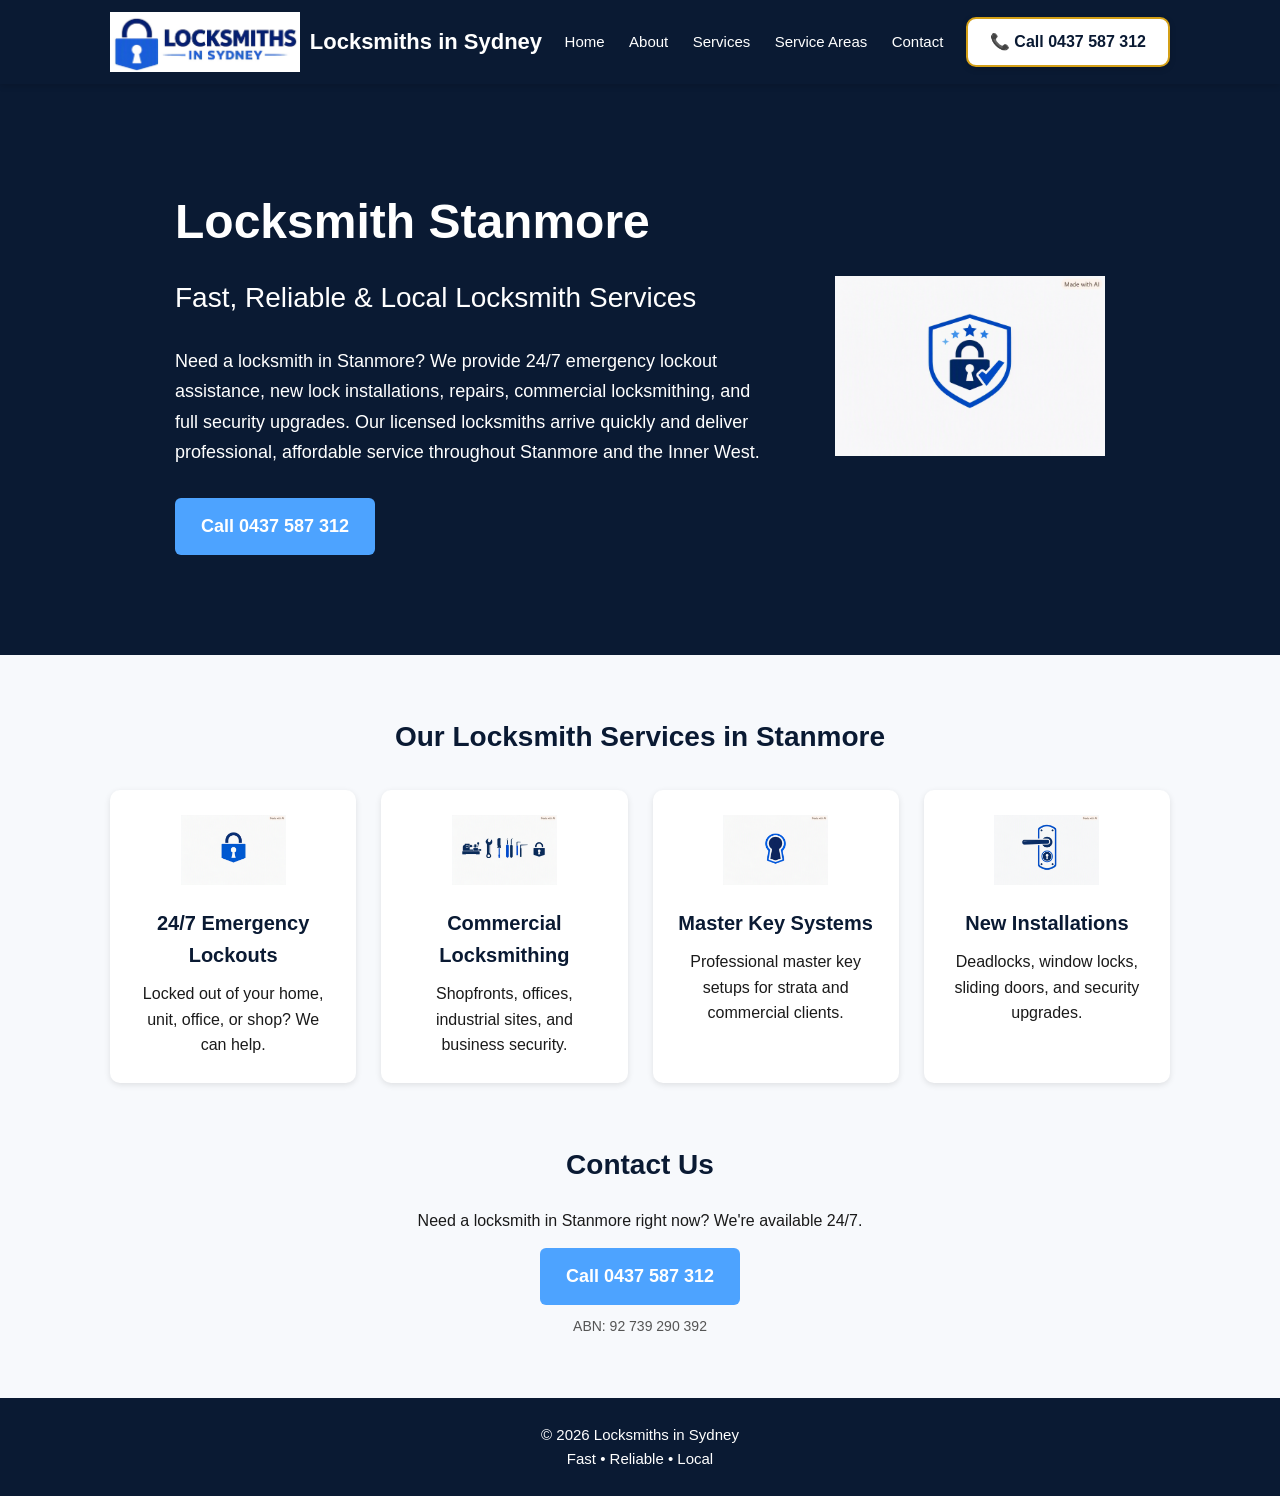
<file: service-areas/locksmith-stanmore.html>
<!DOCTYPE html>
<html lang="en">
<head>
  <meta charset="UTF-8">
  <meta name="viewport" content="width=device-width, initial-scale=1.0">
  <title>Locksmith Stanmore | 24/7 Emergency Locksmith</title>
  <link rel="stylesheet" href="../assets/css/style.css">
</head>

<body>

<!-- HEADER -->
<header class="header">
  <div class="header-inner">
    <div class="logo">
      <img src="../assets/icons/logo2.jpg" alt="Locksmiths in Sydney Logo">
      <span>Locksmiths in Sydney</span>
    </div>

<nav class="nav">
  <a href="../index.html#hero">Home</a>
  <a href="../index.html#about">About</a>
  <a href="../index.html#services">Services</a>
  <a href="../service-areas.html">Service Areas</a>
  <a href="../index.html#contact">Contact</a>
</nav>


    <a href="tel:0437587312" class="call-now-btn">📞 Call 0437 587 312</a>
  </div>
</header>



<!-- SUBURB INTRO -->
<section class="hero">
  <div class="hero-content">
    <h1>Locksmith Stanmore</h1>
    <h2>Fast, Reliable & Local Locksmith Services</h2>

    <p>
      Need a locksmith in Stanmore? We provide 24/7 emergency lockout assistance, new lock installations,
      repairs, commercial locksmithing, and full security upgrades. Our licensed locksmiths arrive quickly and deliver
      professional, affordable service throughout Stanmore and the Inner West.
    </p>

    <a href="tel:0437587312" class="cta-button">Call 0437 587 312</a>
  </div>

  <div class="hero-icon">
    <img src="../assets/icons/security-badge.png" alt="Security Badge">
  </div>
</section>


<!-- SERVICES -->
<section class="services">
  <h3>Our Locksmith Services in Stanmore</h3>

  <div class="service-grid">

    <div class="service-card">
      <img src="../assets/icons/lock-icon.png" alt="Lock Icon">
      <h4>24/7 Emergency Lockouts</h4>
      <p>Locked out of your home, unit, office, or shop? We can help.</p>
    </div>

    <div class="service-card">
      <img src="../assets/icons/tool-silhouettes.png" alt="Tools">
      <h4>Commercial Locksmithing</h4>
      <p>Shopfronts, offices, industrial sites, and business security.</p>
    </div>

    <div class="service-card">
      <img src="../assets/icons/keyhole-icon.png" alt="Keyhole">
      <h4>Master Key Systems</h4>
      <p>Professional master key setups for strata and commercial clients.</p>
    </div>

    <div class="service-card">
      <img src="../assets/icons/door-hardware.png" alt="Door Hardware">
      <h4>New Installations</h4>
      <p>Deadlocks, window locks, sliding doors, and security upgrades.</p>
    </div>

  </div>
</section>


<!-- CONTACT -->
<section class="contact">
  <h3>Contact Us</h3>
  <p>Need a locksmith in Stanmore right now? We're available 24/7.</p>

  <a href="tel:0437587312" class="cta-button">Call 0437 587 312</a>

  <p class="abn">ABN: 92 739 290 392</p>
</section>


<!-- FOOTER -->
<footer class="footer">
  <p>© 2026 Locksmiths in Sydney</p>
  <p>Fast • Reliable • Local</p>
</footer>

</body>
</html>
</file>
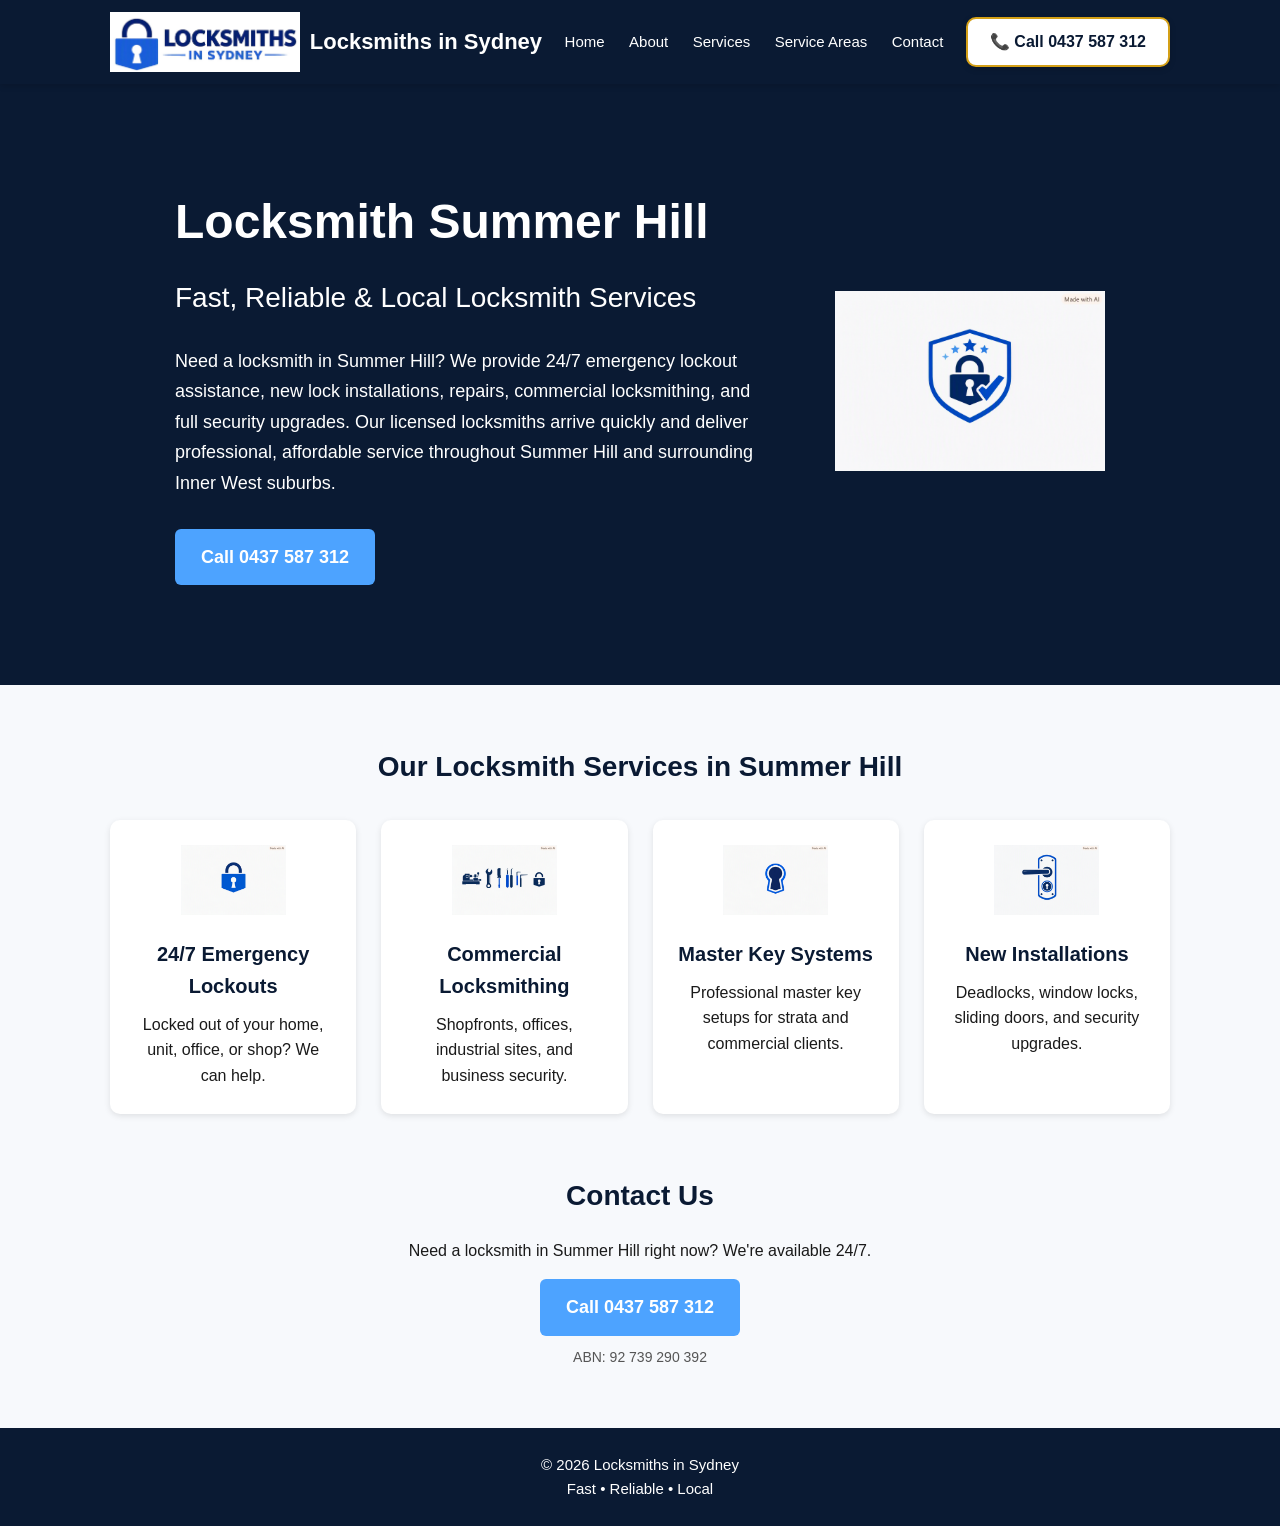
<file: service-areas/locksmith-summer-hill.html>
<!DOCTYPE html>
<html lang="en">
<head>
  <meta charset="UTF-8">
  <meta name="viewport" content="width=device-width, initial-scale=1.0">
  <title>Locksmith Summer Hill | 24/7 Emergency Locksmith</title>
  <link rel="stylesheet" href="../assets/css/style.css">
</head>

<body>

<!-- HEADER -->
<header class="header">
  <div class="header-inner">
    <div class="logo">
      <img src="../assets/icons/logo2.jpg" alt="Locksmiths in Sydney Logo">
      <span>Locksmiths in Sydney</span>
    </div>

<nav class="nav">
  <a href="../index.html#hero">Home</a>
  <a href="../index.html#about">About</a>
  <a href="../index.html#services">Services</a>
  <a href="../service-areas.html">Service Areas</a>
  <a href="../index.html#contact">Contact</a>
</nav>


    <a href="tel:0437587312" class="call-now-btn">📞 Call 0437 587 312</a>
  </div>
</header>


<!-- SUBURB INTRO -->
<section class="hero">
  <div class="hero-content">
    <h1>Locksmith Summer Hill</h1>
    <h2>Fast, Reliable & Local Locksmith Services</h2>

    <p>
      Need a locksmith in Summer Hill? We provide 24/7 emergency lockout assistance, new lock installations,
      repairs, commercial locksmithing, and full security upgrades. Our licensed locksmiths arrive quickly and deliver
      professional, affordable service throughout Summer Hill and surrounding Inner West suburbs.
    </p>

    <a href="tel:0437587312" class="cta-button">Call 0437 587 312</a>
  </div>

  <div class="hero-icon">
    <img src="../assets/icons/security-badge.png" alt="Security Badge">
  </div>
</section>


<!-- SERVICES -->
<section class="services">
  <h3>Our Locksmith Services in Summer Hill</h3>

  <div class="service-grid">

    <div class="service-card">
      <img src="../assets/icons/lock-icon.png" alt="Lock Icon">
      <h4>24/7 Emergency Lockouts</h4>
      <p>Locked out of your home, unit, office, or shop? We can help.</p>
    </div>

    <div class="service-card">
      <img src="../assets/icons/tool-silhouettes.png" alt="Tools">
      <h4>Commercial Locksmithing</h4>
      <p>Shopfronts, offices, industrial sites, and business security.</p>
    </div>

    <div class="service-card">
      <img src="../assets/icons/keyhole-icon.png" alt="Keyhole">
      <h4>Master Key Systems</h4>
      <p>Professional master key setups for strata and commercial clients.</p>
    </div>

    <div class="service-card">
      <img src="../assets/icons/door-hardware.png" alt="Door Hardware">
      <h4>New Installations</h4>
      <p>Deadlocks, window locks, sliding doors, and security upgrades.</p>
    </div>

  </div>
</section>


<!-- CONTACT -->
<section class="contact">
  <h3>Contact Us</h3>
  <p>Need a locksmith in Summer Hill right now? We're available 24/7.</p>

  <a href="tel:0437587312" class="cta-button">Call 0437 587 312</a>

  <p class="abn">ABN: 92 739 290 392</p>
</section>


<!-- FOOTER -->
<footer class="footer">
  <p>© 2026 Locksmiths in Sydney</p>
  <p>Fast • Reliable • Local</p>
</footer>

</body>
</html>
</file>
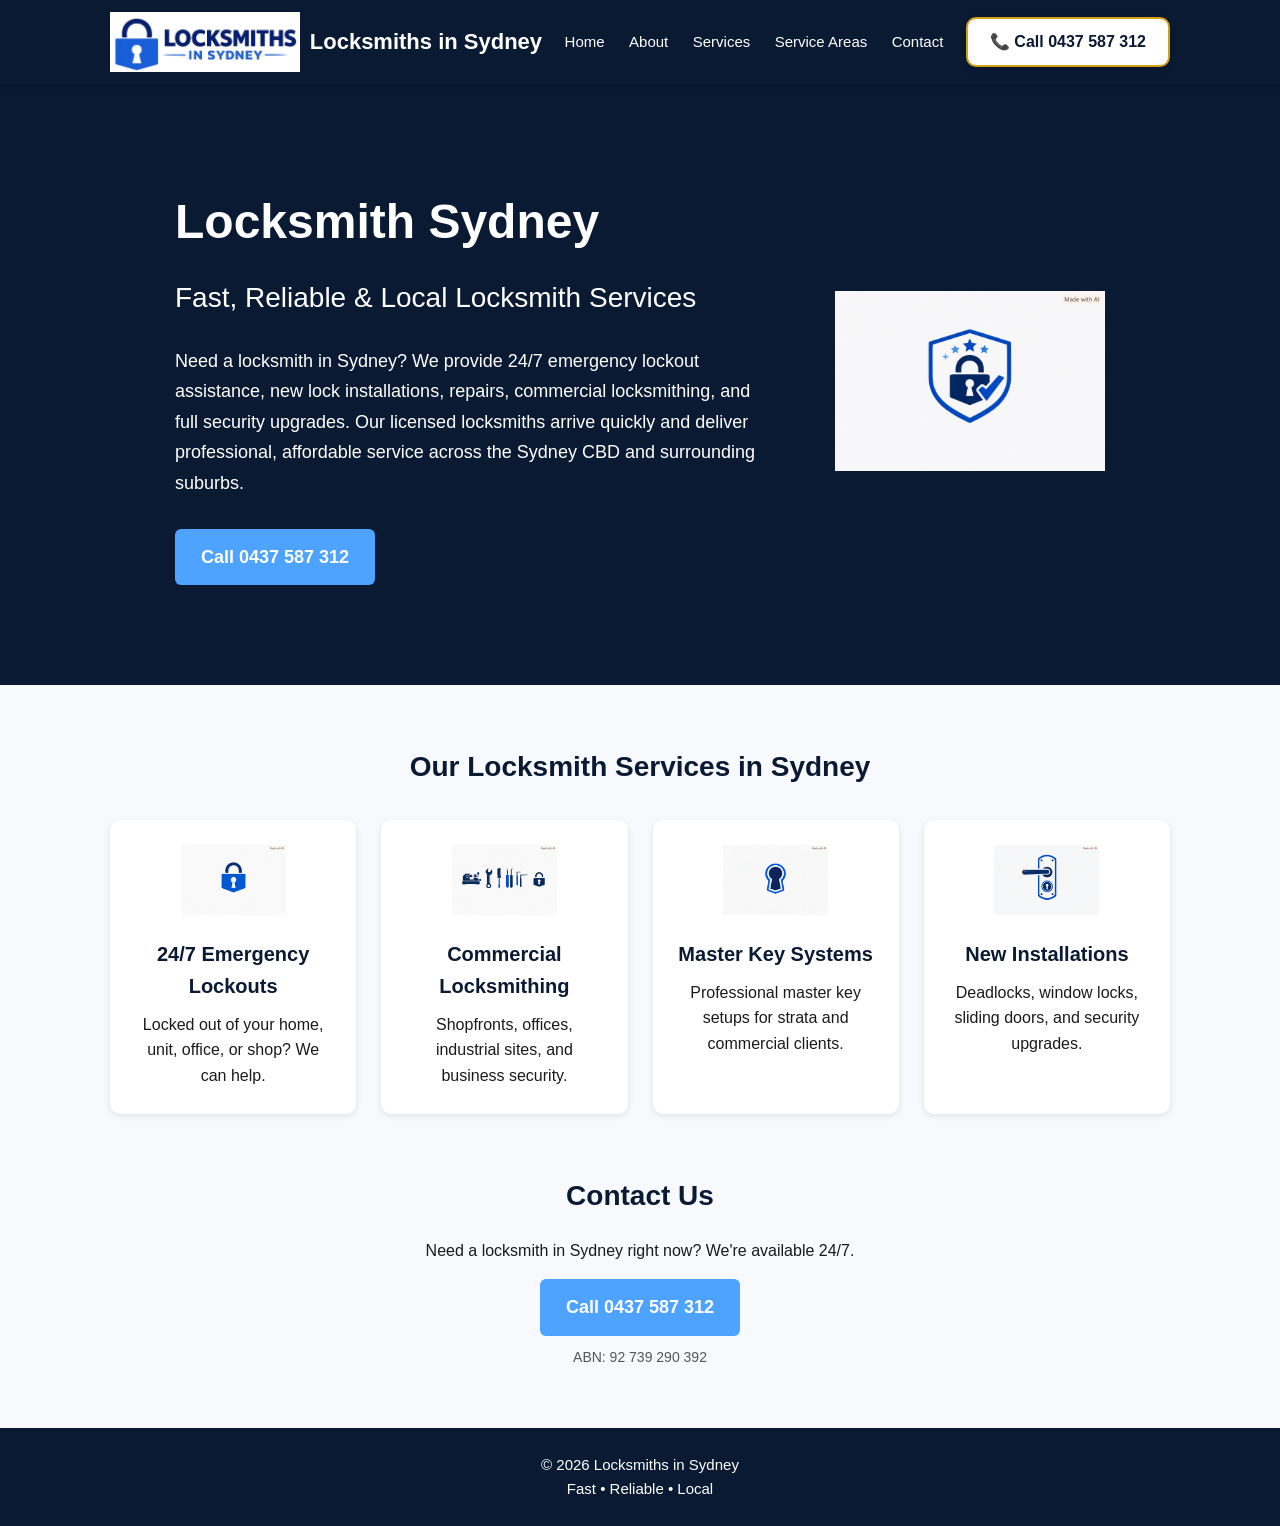
<file: service-areas/locksmith-sydney.html>
<!DOCTYPE html>
<html lang="en">
<head>
  <meta charset="UTF-8">
  <meta name="viewport" content="width=device-width, initial-scale=1.0">
  <title>Locksmith Sydney | 24/7 Emergency Locksmith</title>
  <link rel="stylesheet" href="../assets/css/style.css">
</head>

<body>

<!-- HEADER -->
<header class="header">
  <div class="header-inner">
    <div class="logo">
      <img src="../assets/icons/logo2.jpg" alt="Locksmiths in Sydney Logo">
      <span>Locksmiths in Sydney</span>
    </div>

<nav class="nav">
  <a href="../index.html#hero">Home</a>
  <a href="../index.html#about">About</a>
  <a href="../index.html#services">Services</a>
  <a href="../service-areas.html">Service Areas</a>
  <a href="../index.html#contact">Contact</a>
</nav>


    <a href="tel:0437587312" class="call-now-btn">📞 Call 0437 587 312</a>
  </div>
</header>


<!-- SUBURB INTRO -->
<section class="hero">
  <div class="hero-content">
    <h1>Locksmith Sydney</h1>
    <h2>Fast, Reliable & Local Locksmith Services</h2>

    <p>
      Need a locksmith in Sydney? We provide 24/7 emergency lockout assistance, new lock installations,
      repairs, commercial locksmithing, and full security upgrades. Our licensed locksmiths arrive quickly and deliver
      professional, affordable service across the Sydney CBD and surrounding suburbs.
    </p>

    <a href="tel:0437587312" class="cta-button">Call 0437 587 312</a>
  </div>

  <div class="hero-icon">
    <img src="../assets/icons/security-badge.png" alt="Security Badge">
  </div>
</section>


<!-- SERVICES -->
<section class="services">
  <h3>Our Locksmith Services in Sydney</h3>

  <div class="service-grid">

    <div class="service-card">
      <img src="../assets/icons/lock-icon.png" alt="Lock Icon">
      <h4>24/7 Emergency Lockouts</h4>
      <p>Locked out of your home, unit, office, or shop? We can help.</p>
    </div>

    <div class="service-card">
      <img src="../assets/icons/tool-silhouettes.png" alt="Tools">
      <h4>Commercial Locksmithing</h4>
      <p>Shopfronts, offices, industrial sites, and business security.</p>
    </div>

    <div class="service-card">
      <img src="../assets/icons/keyhole-icon.png" alt="Keyhole">
      <h4>Master Key Systems</h4>
      <p>Professional master key setups for strata and commercial clients.</p>
    </div>

    <div class="service-card">
      <img src="../assets/icons/door-hardware.png" alt="Door Hardware">
      <h4>New Installations</h4>
      <p>Deadlocks, window locks, sliding doors, and security upgrades.</p>
    </div>

  </div>
</section>


<!-- CONTACT -->
<section class="contact">
  <h3>Contact Us</h3>
  <p>Need a locksmith in Sydney right now? We're available 24/7.</p>

  <a href="tel:0437587312" class="cta-button">Call 0437 587 312</a>

  <p class="abn">ABN: 92 739 290 392</p>
</section>


<!-- FOOTER -->
<footer class="footer">
  <p>© 2026 Locksmiths in Sydney</p>
  <p>Fast • Reliable • Local</p>
</footer>

</body>
</html>
</file>
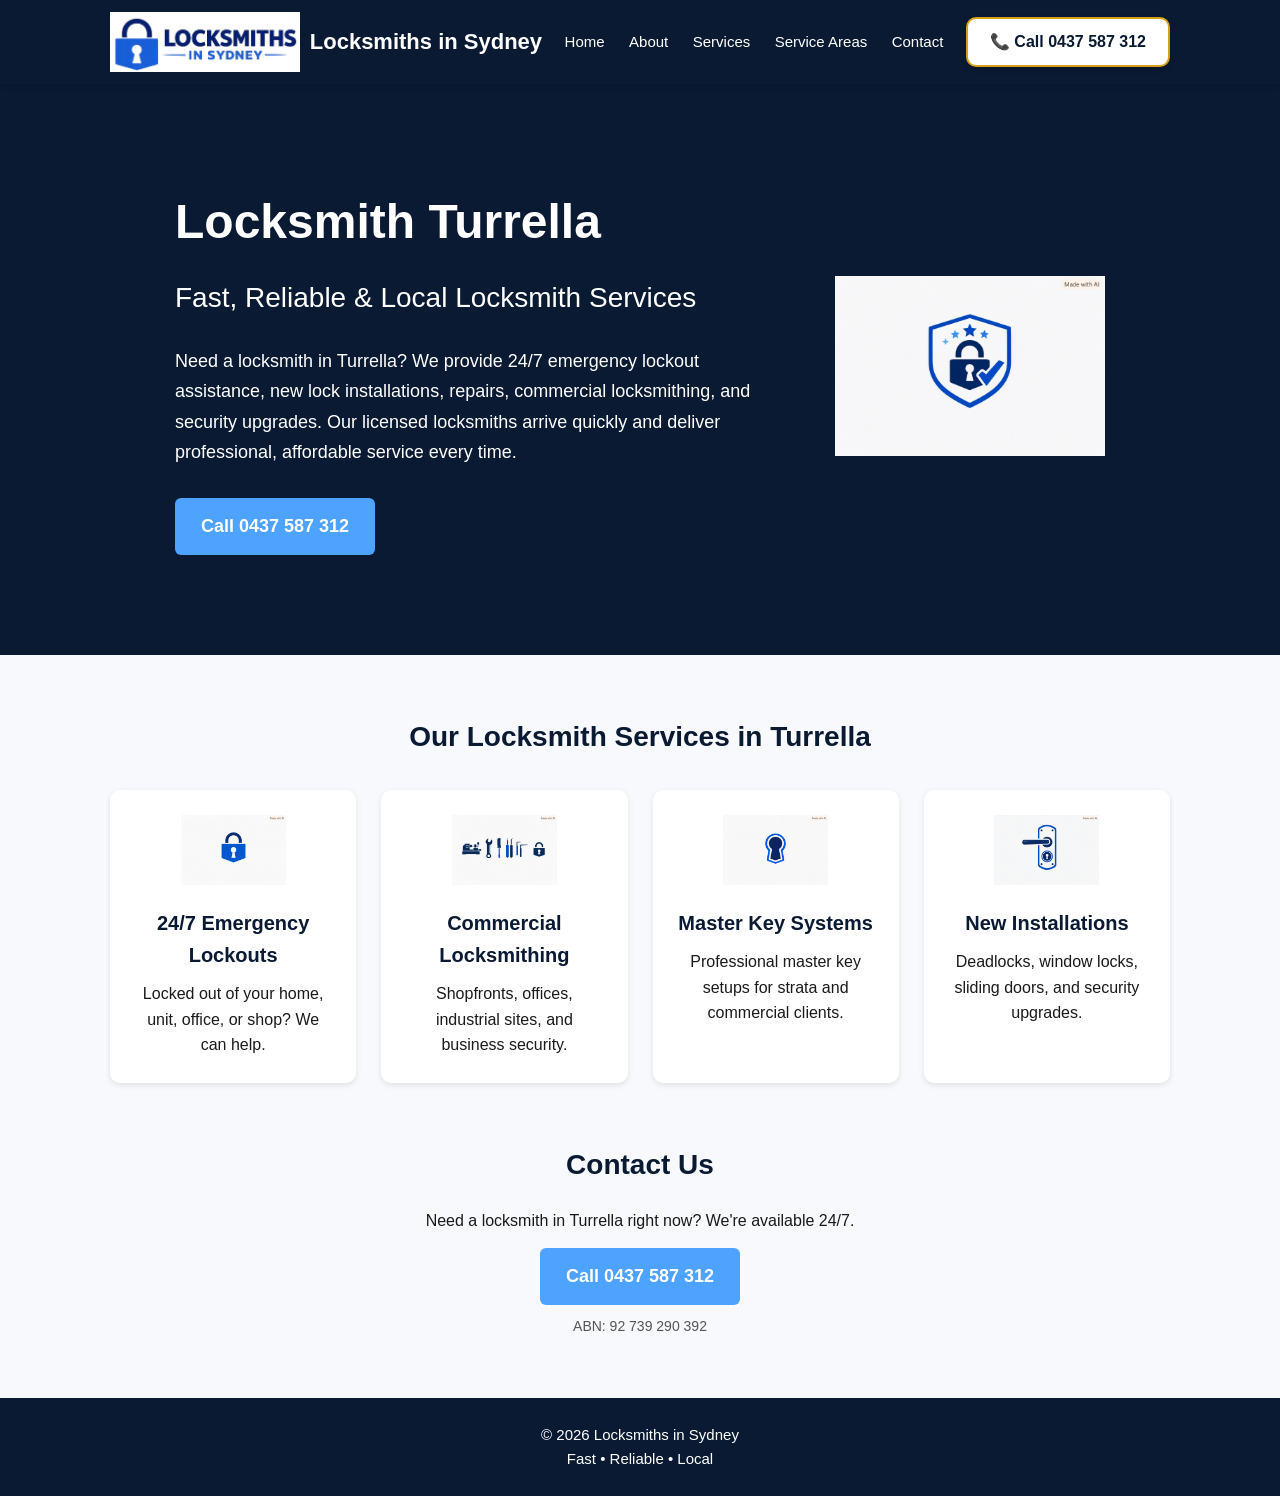
<file: service-areas/locksmith-turrella.html>
<!DOCTYPE html>
<html lang="en">
<head>
  <meta charset="UTF-8">
  <meta name="viewport" content="width=device-width, initial-scale=1.0">
  <title>Locksmith Turrella | 24/7 Emergency Locksmith</title>
  <link rel="stylesheet" href="../assets/css/style.css">
</head>

<body>

<!-- HEADER -->
<header class="header">
  <div class="header-inner">
    <div class="logo">
      <img src="../assets/icons/logo2.jpg" alt="Locksmiths in Sydney Logo">
      <span>Locksmiths in Sydney</span>
    </div>

<nav class="nav">
  <a href="../index.html#hero">Home</a>
  <a href="../index.html#about">About</a>
  <a href="../index.html#services">Services</a>
  <a href="../service-areas.html">Service Areas</a>
  <a href="../index.html#contact">Contact</a>
</nav>

    <a href="tel:0437587312" class="call-now-btn">📞 Call 0437 587 312</a>
  </div>
</header>


<!-- SUBURB INTRO -->
<section class="hero">
  <div class="hero-content">
    <h1>Locksmith Turrella</h1>
    <h2>Fast, Reliable & Local Locksmith Services</h2>

    <p>
      Need a locksmith in Turrella? We provide 24/7 emergency lockout assistance, new lock installations, repairs, 
      commercial locksmithing, and security upgrades. Our licensed locksmiths arrive quickly and deliver professional, 
      affordable service every time.
    </p>

    <a href="tel:0437587312" class="cta-button">Call 0437 587 312</a>
  </div>

  <div class="hero-icon">
    <img src="../assets/icons/security-badge.png" alt="Security Badge">
  </div>
</section>


<!-- SERVICES -->
<section class="services">
  <h3>Our Locksmith Services in Turrella</h3>

  <div class="service-grid">

    <div class="service-card">
      <img src="../assets/icons/lock-icon.png" alt="Lock Icon">
      <h4>24/7 Emergency Lockouts</h4>
      <p>Locked out of your home, unit, office, or shop? We can help.</p>
    </div>

    <div class="service-card">
      <img src="../assets/icons/tool-silhouettes.png" alt="Tools">
      <h4>Commercial Locksmithing</h4>
      <p>Shopfronts, offices, industrial sites, and business security.</p>
    </div>

    <div class="service-card">
      <img src="../assets/icons/keyhole-icon.png" alt="Keyhole">
      <h4>Master Key Systems</h4>
      <p>Professional master key setups for strata and commercial clients.</p>
    </div>

    <div class="service-card">
      <img src="../assets/icons/door-hardware.png" alt="Door Hardware">
      <h4>New Installations</h4>
      <p>Deadlocks, window locks, sliding doors, and security upgrades.</p>
    </div>

  </div>
</section>


<!-- CONTACT -->
<section class="contact">
  <h3>Contact Us</h3>
  <p>Need a locksmith in Turrella right now? We're available 24/7.</p>

  <a href="tel:0437587312" class="cta-button">Call 0437 587 312</a>

  <p class="abn">ABN: 92 739 290 392</p>
</section>


<!-- FOOTER -->
<footer class="footer">
  <p>© 2026 Locksmiths in Sydney</p>
  <p>Fast • Reliable • Local</p>
</footer>

</body>
</html>
</file>
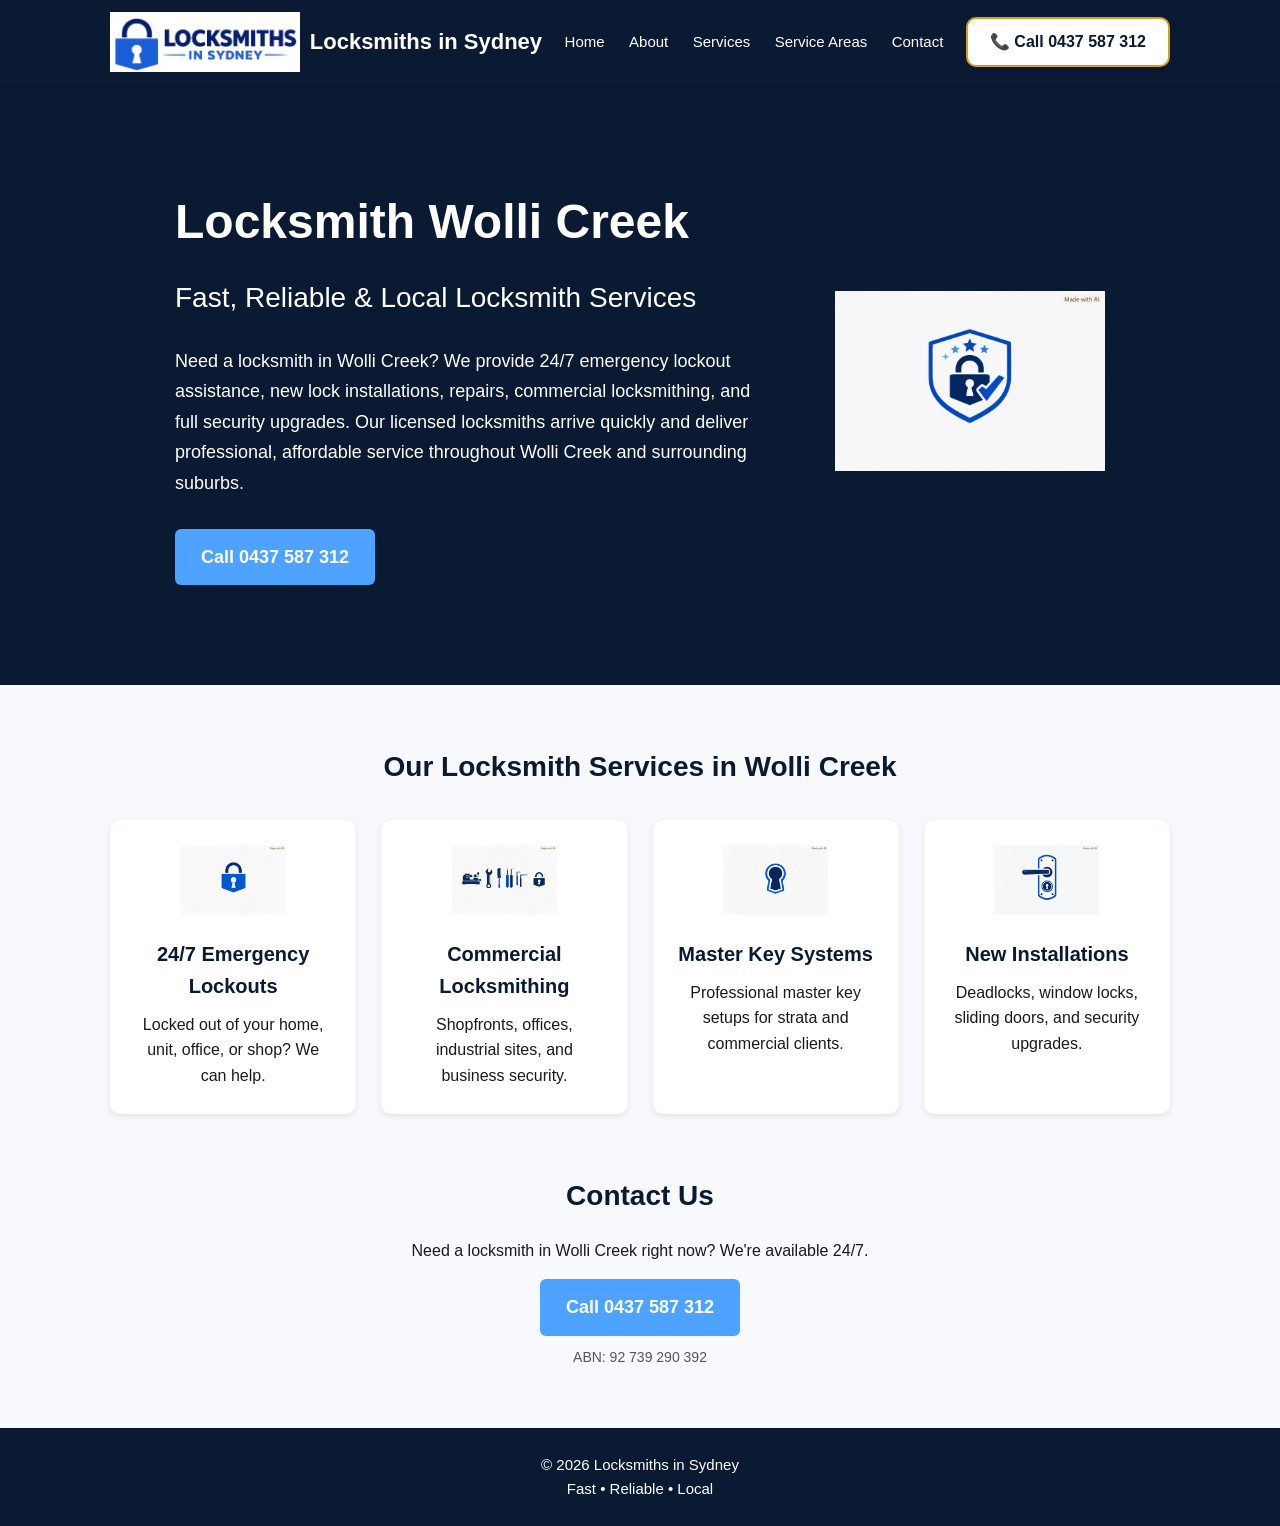
<file: service-areas/locksmith-wolli-creek.html>
<!DOCTYPE html>
<html lang="en">
<head>
  <meta charset="UTF-8">
  <meta name="viewport" content="width=device-width, initial-scale=1.0">
  <title>Locksmith Wolli Creek | 24/7 Emergency Locksmith</title>
  <link rel="stylesheet" href="../assets/css/style.css">
</head>

<body>

<!-- HEADER -->
<header class="header">
  <div class="header-inner">
    <div class="logo">
      <img src="../assets/icons/logo2.jpg" alt="Locksmiths in Sydney Logo">
      <span>Locksmiths in Sydney</span>
    </div>

<nav class="nav">
  <a href="../index.html#hero">Home</a>
  <a href="../index.html#about">About</a>
  <a href="../index.html#services">Services</a>
  <a href="../service-areas.html">Service Areas</a>
  <a href="../index.html#contact">Contact</a>
</nav>


    <a href="tel:0437587312" class="call-now-btn">📞 Call 0437 587 312</a>
  </div>
</header>



<!-- SUBURB INTRO -->
<section class="hero">
  <div class="hero-content">
    <h1>Locksmith Wolli Creek</h1>
    <h2>Fast, Reliable & Local Locksmith Services</h2>

    <p>
      Need a locksmith in Wolli Creek? We provide 24/7 emergency lockout assistance, new lock installations, 
      repairs, commercial locksmithing, and full security upgrades. Our licensed locksmiths arrive quickly and deliver 
      professional, affordable service throughout Wolli Creek and surrounding suburbs.
    </p>

    <a href="tel:0437587312" class="cta-button">Call 0437 587 312</a>
  </div>

  <div class="hero-icon">
    <img src="../assets/icons/security-badge.png" alt="Security Badge">
  </div>
</section>


<!-- SERVICES -->
<section class="services">
  <h3>Our Locksmith Services in Wolli Creek</h3>

  <div class="service-grid">

    <div class="service-card">
      <img src="../assets/icons/lock-icon.png" alt="Lock Icon">
      <h4>24/7 Emergency Lockouts</h4>
      <p>Locked out of your home, unit, office, or shop? We can help.</p>
    </div>

    <div class="service-card">
      <img src="../assets/icons/tool-silhouettes.png" alt="Tools">
      <h4>Commercial Locksmithing</h4>
      <p>Shopfronts, offices, industrial sites, and business security.</p>
    </div>

    <div class="service-card">
      <img src="../assets/icons/keyhole-icon.png" alt="Keyhole">
      <h4>Master Key Systems</h4>
      <p>Professional master key setups for strata and commercial clients.</p>
    </div>

    <div class="service-card">
      <img src="../assets/icons/door-hardware.png" alt="Door Hardware">
      <h4>New Installations</h4>
      <p>Deadlocks, window locks, sliding doors, and security upgrades.</p>
    </div>

  </div>
</section>


<!-- CONTACT -->
<section class="contact">
  <h3>Contact Us</h3>
  <p>Need a locksmith in Wolli Creek right now? We're available 24/7.</p>

  <a href="tel:0437587312" class="cta-button">Call 0437 587 312</a>

  <p class="abn">ABN: 92 739 290 392</p>
</section>


<!-- FOOTER -->
<footer class="footer">
  <p>© 2026 Locksmiths in Sydney</p>
  <p>Fast • Reliable • Local</p>
</footer>

</body>
</html>
</file>
<file: assets/css/style.css>
/* ------------------------------
   GLOBAL RESET & BASE STYLES
--------------------------------*/
* {
  margin: 0;
  padding: 0;
  box-sizing: border-box;
}

body {
  font-family: Arial, sans-serif;
  background: #f7f9fc;
  color: #1a1a1a;
  line-height: 1.6;
}

/* ------------------------------
   HEADER (Sticky)
--------------------------------*/
.header {
  position: sticky;
  top: 0;
  background: #0a1a33; /* unified navy */
  padding: 12px 0;
  z-index: 999;
  box-shadow: 0 2px 6px rgba(0,0,0,0.15);
}

/* Mobile sticky correction */
@media (max-width: 768px) {
  .header {
    position: sticky;
    top: 0;
    margin: 0;
    padding-top: 0;
    padding-bottom: 0;
  }

  /* iPhone safe-area fix */
  @supports (padding-top: env(safe-area-inset-top)) {
    .header {
      padding-top: env(safe-area-inset-top);
    }
  }
}

.header-inner {
  max-width: 1100px;
  margin: auto;
  display: flex;
  align-items: center;
  justify-content: space-between;
  padding: 0 20px;
}

.logo {
  display: flex;
  align-items: center;
  gap: 10px;
}

.logo img {
  height: 60px; /* larger logo */
}

.logo span {
  color: #fff;
  font-size: 22px;
  font-weight: bold;
}

.nav a {
  color: #fff;
  margin-left: 20px;
  text-decoration: none;
  font-size: 15px;
  transition: 0.2s;
}

.nav a:hover {
  color: #4da3ff;
}

/* ⭐ NEW — CALL NOW BUTTON */
.call-now-btn {
  background: #ffffff;
  color: #0a1a33;
  padding: 10px 22px;
  border-radius: 10px;
  font-weight: 700;
  text-decoration: none;
  font-size: 16px;
  margin-left: 20px;
  white-space: nowrap;
  border: 2px solid #d4a017; /* gold outline */
  box-shadow: 0 2px 6px rgba(0,0,0,0.15); /* subtle lift */
  transition: 0.25s ease;
  display: inline-flex;
  align-items: center;
  gap: 6px; /* spacing for phone icon */
}

.call-now-btn:hover {
  background: #fff7d6; /* soft gold tint */
  border-color: #e6b824;
  box-shadow: 0 3px 8px rgba(0,0,0,0.25);
}

/* Mobile header layout */
@media (max-width: 768px) {
  .header-inner {
    flex-direction: column;
    gap: 10px;
  }

  .call-now-btn {
    padding: 10px 16px;
    font-size: 15px;
    margin-left: 0;
  }
}

/* ------------------------------
   HERO SECTION (Improved Centering)
--------------------------------*/
.hero {
  background: #0a1a33;
  color: #fff;
  padding: 100px 20px;
  display: flex;
  align-items: center;
  justify-content: center;
  gap: 60px;
  width: 100%;
  text-align: left;
}

.hero-content {
  max-width: 600px;
}

.hero h1 {
  font-size: 48px;
  margin-bottom: 15px;
}

.hero h2 {
  font-size: 28px;
  margin-bottom: 25px;
  font-weight: normal;
}

.hero p {
  margin-bottom: 30px;
  font-size: 18px;
  line-height: 1.7;
}

.cta-button {
  display: inline-block;
  background: #4da3ff;
  color: #fff;
  padding: 14px 26px;
  border-radius: 6px;
  text-decoration: none;
  font-size: 18px;
  font-weight: bold;
  transition: 0.2s;
}

.cta-button:hover {
  background: #1e7cd8;
}

.hero-icon img {
  height: 180px;
}

/* ------------------------------
   SECTION HEADERS
--------------------------------*/
section h3 {
  font-size: 28px;
  margin-bottom: 20px;
  text-align: center;
  color: #0a1a33;
}

/* ------------------------------
   ABOUT SECTION
--------------------------------*/
.about {
  max-width: 900px;
  margin: 60px auto;
  padding: 0 20px;
  text-align: center;
}

.about p {
  margin-bottom: 25px;
}

.about-icons {
  display: flex;
  justify-content: center;
  gap: 40px;
}

.about-icons img {
  height: 70px;
}

/* ------------------------------
   SERVICES SECTION
--------------------------------*/
.services {
  max-width: 1100px;
  margin: 60px auto;
  padding: 0 20px;
}

.service-grid {
  display: grid;
  grid-template-columns: repeat(auto-fit, minmax(240px, 1fr));
  gap: 25px;
  margin-top: 30px;
}

.service-card {
  background: #fff;
  padding: 25px;
  border-radius: 10px;
  text-align: center;
  box-shadow: 0 2px 6px rgba(0,0,0,0.1);
  transition: 0.2s;
}

.service-card:hover {
  transform: translateY(-4px);
}

.service-card img {
  height: 70px;
  margin-bottom: 15px;
}

.service-card h4 {
  font-size: 20px;
  margin-bottom: 10px;
  color: #0a1a33;
}

/* ------------------------------
   SERVICE AREAS
--------------------------------*/
.areas {
  max-width: 900px;
  margin: 60px auto;
  padding: 0 20px;
  text-align: center;
}

.suburb-grid {
  list-style: none;
  margin-top: 20px;
  display: grid;
  grid-template-columns: repeat(auto-fit, minmax(140px, 1fr));
  gap: 12px;
}

.suburb-grid li {
  background: #fff;
  padding: 12px;
  border-radius: 6px;
  box-shadow: 0 2px 6px rgba(0,0,0,0.1);
}

/* ------------------------------
   CONTACT SECTION
--------------------------------*/
.contact {
  max-width: 900px;
  margin: 60px auto;
  padding: 0 20px;
  text-align: center;
}

.contact p {
  margin-bottom: 15px;
}

.abn {
  margin-top: 10px;
  font-size: 14px;
  color: #555;
}

/* ------------------------------
   FOOTER
--------------------------------*/
.footer {
  background: #0a1a33;
  color: #fff;
  text-align: center;
  padding: 25px 0;
  margin-top: 60px;
  font-size: 15px;
}

/* ------------------------------
   ANCHOR OFFSET FIX
--------------------------------*/
:target {
  scroll-margin-top: 90px; /* offset for sticky header */
}

/* ------------------------------
   MOBILE RESPONSIVE
--------------------------------*/
@media (max-width: 768px) {
  .nav a {
    margin: 0 10px;
  }

  .hero {
    flex-direction: column;
    text-align: center;
    padding: 80px 20px;
  }

  .hero-icon img {
    margin-top: 30px;
  }
}
</file>
